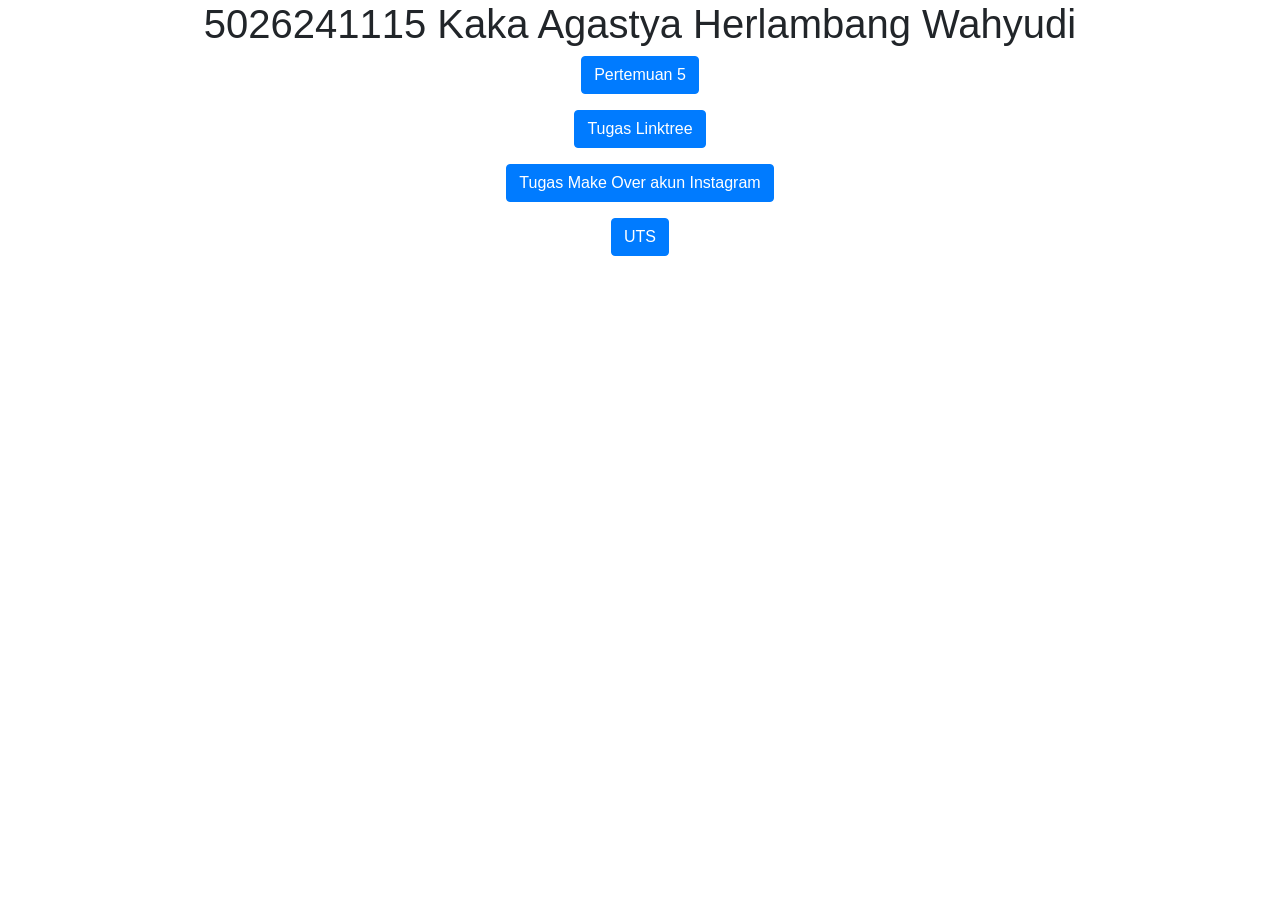
<file: index.html>
<!doctype html>
<html lang="en">
  <head>
    <title>5026241115</title>
    <meta charset="utf-8" />
    <meta name="viewport" content="width=device-width, initial-scale=1" />
    <link
      rel="stylesheet"
      href="https://cdn.jsdelivr.net/npm/bootstrap@4.6.2/dist/css/bootstrap.min.css"
    />
    <script src="https://cdn.jsdelivr.net/npm/jquery@3.7.1/dist/jquery.slim.min.js"></script>
    <script src="https://cdn.jsdelivr.net/npm/popper.js@1.16.1/dist/umd/popper.min.js"></script>
    <script src="https://cdn.jsdelivr.net/npm/bootstrap@4.6.2/dist/js/bootstrap.bundle.min.js"></script>
  </head>

  <body>
    <div class="container">
        <center>
            <h1>5026241115 Kaka Agastya Herlambang Wahyudi</h1>
            <p>
                <a href="pertemuan5.html" target="_blank" class="btn btn-primary">
                    Pertemuan 5 
                </a>
            </p>
            <p>
                <a href="linktree.html" target="_blank" class="btn btn-primary">
                    Tugas Linktree 
                </a>
            </p>
            <p>
                <a href="tugas_ets.html" target="_blank" class="btn btn-primary">
                    Tugas Make Over akun Instagram
                </a>
            </p>
            <p>
                <a href="5026241115_Kaka_Agastya_Herlambang_Wahyudi.html" target="_blank" class="btn btn-primary">
                    UTS
                </a>
            </p>
        </center>
    </div>
  </body>
</html>
</file>
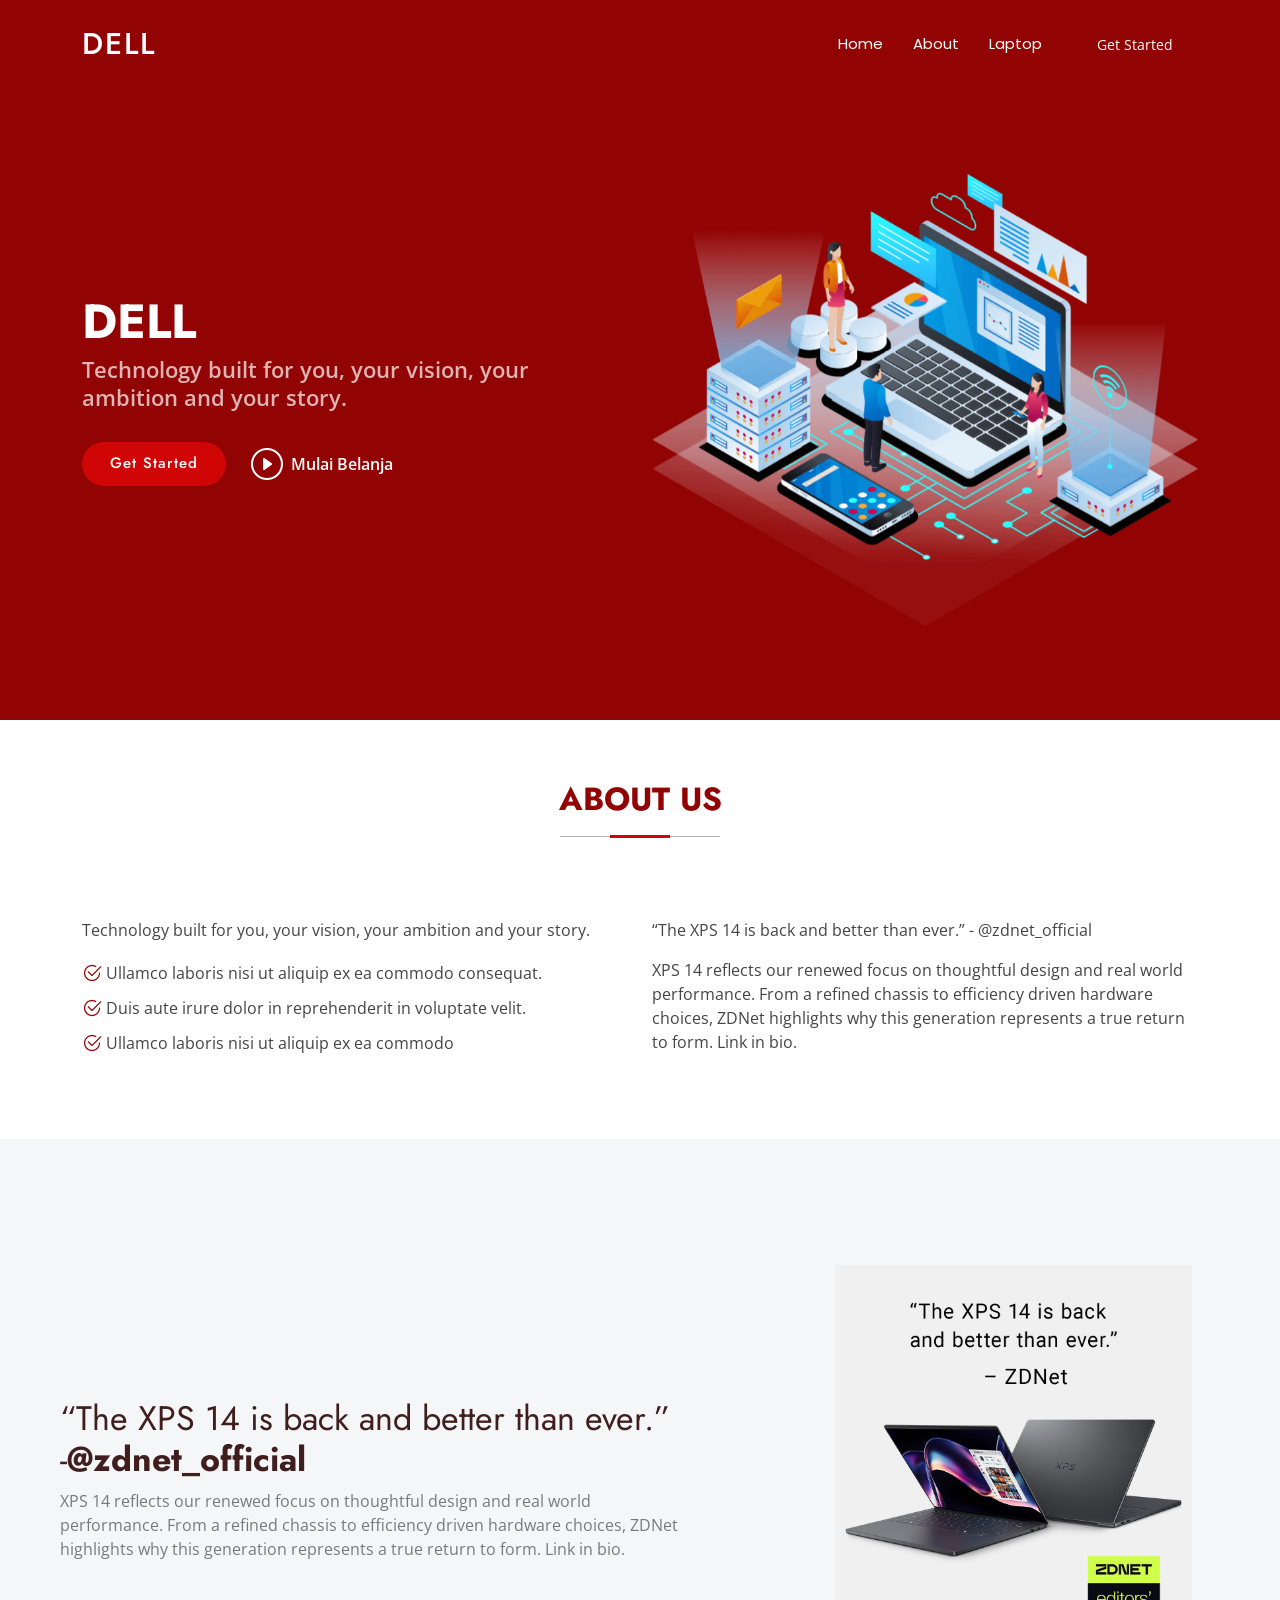
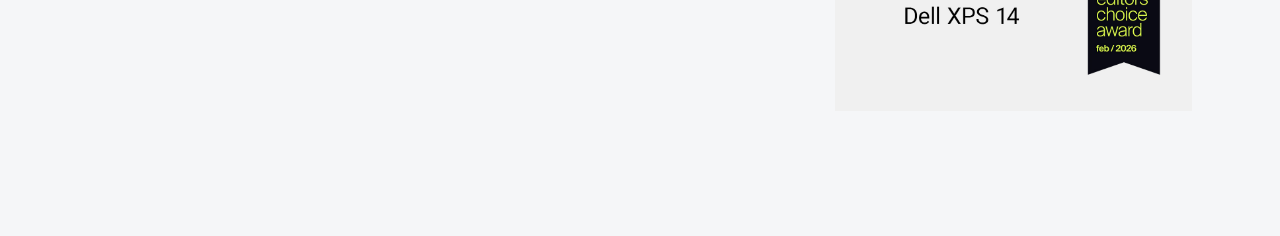
<file: pertemuan5.html>
<!doctype html>
<html lang="en">
  <head>
    <meta charset="utf-8" />
    <meta content="width=device-width, initial-scale=1.0" name="viewport" />
    <title>DELL</title>
    <meta name="description" content />
    <meta name="keywords" content />

    <!-- Favicons -->
    <link href="assets/img/favicon.png" rel="icon" />
    <link href="assets/img/apple-touch-icon.png" rel="apple-touch-icon" />

    <!-- Fonts -->
    <link href="https://fonts.googleapis.com" rel="preconnect" />
    <link href="https://fonts.gstatic.com" rel="preconnect" crossorigin />
    <link
      href="https://fonts.googleapis.com/css2?family=Open+Sans:ital,wght@0,300;0,400;0,500;0,600;0,700;0,800;1,300;1,400;1,500;1,600;1,700;1,800&family=Poppins:ital,wght@0,100;0,200;0,300;0,400;0,500;0,600;0,700;0,800;0,900;1,100;1,200;1,300;1,400;1,500;1,600;1,700;1,800;1,900&family=Jost:ital,wght@0,100;0,200;0,300;0,400;0,500;0,600;0,700;0,800;0,900;1,100;1,200;1,300;1,400;1,500;1,600;1,700;1,800;1,900&display=swap"
      rel="stylesheet"
    />

    <!-- Vendor CSS Files -->
    <link
      href="assets/vendor/bootstrap/css/bootstrap.min.css"
      rel="stylesheet"
    />
    <link
      href="assets/vendor/bootstrap-icons/bootstrap-icons.css"
      rel="stylesheet"
    />
    <link href="assets/vendor/aos/aos.css" rel="stylesheet" />
    <link
      href="assets/vendor/glightbox/css/glightbox.min.css"
      rel="stylesheet"
    />
    <link href="assets/vendor/swiper/swiper-bundle.min.css" rel="stylesheet" />

    <!-- Main CSS File -->
    <link href="assets/css/main.css" rel="stylesheet" />

    <!-- =======================================================
  * Template Name: Arsha
  * Template URL: https://bootstrapmade.com/arsha-free-bootstrap-html-template-corporate/
  * Updated: Feb 22 2025 with Bootstrap v5.3.3
  * Author: BootstrapMade.com
  * License: https://bootstrapmade.com/license/
  ======================================================== -->
  </head>

  <body class="index-page">
    <header id="header" class="header d-flex align-items-center fixed-top">
      <div
        class="container-fluid container-xl position-relative d-flex align-items-center"
      >
        <a href="index.html" class="logo d-flex align-items-center me-auto">
          <!-- Uncomment the line below if you also wish to use an image logo -->
          <!-- <img src="assets/img/logo.webp" alt=""> -->
          <h1 class="sitename">DELL</h1>
        </a>

        <nav id="navmenu" class="navmenu">
          <ul>
            <li><a href="#header" class="active">Home</a></li>
            <li><a href="#about">About</a></li>
            <li><a href="#laptop">Laptop</a></li>
          </ul>
          <i class="mobile-nav-toggle d-xl-none bi bi-list"></i>
        </nav>

        <a class="btn-getstarted" href="#about">Get Started</a>
      </div>
    </header>

    <main>
      <!-- Header Section -->
      <section id="header" class="hero section dark-background">
        <div class="container">
          <div class="row gy-4">
            <div
              class="col-lg-6 order-2 order-lg-1 d-flex flex-column justify-content-center"
              data-aos="zoom-out"
            >
              <h1>DELL</h1>
              <p>
                Technology built for you, your vision, your ambition and your
                story.
              </p>
              <div class="d-flex">
                <a href="#about" class="btn-get-started">Get Started</a>
                <a
                  href="https://visitstore.bio/dell?tab=ig&utm_source=ig&utm_medium=social&utm_content=link_in_bio&fbclid=PAZXh0bgNhZW0CMTEAc3J0YwZhcHBfaWQMMjU2MjgxMDQwNTU4AAGn8gn-K0bieW61nvWGlIE9xMWPjIXl7794vWwhfLWve8oh5YqGW83T-YJciZ4_aem_G9yQn8LZ5a-5vHvXTP0bjg"
                  class="glightbox btn-watch-video d-flex align-items-center"
                  ><i class="bi bi-play-circle"></i
                  ><span>Mulai Belanja</span></a
                >
              </div>
            </div>
            <div
              class="col-lg-6 order-1 order-lg-2 hero-img"
              data-aos="zoom-out"
              data-aos-delay="200"
            >
              <img
                src="assets/img/hero-img.png"
                class="img-fluid animated"
                alt=""
              />
            </div>
          </div>
        </div>
      </section>

      <!-- About Section -->
      <section id="about" class="about section">
        <!-- Section Title -->
        <div class="container section-title" data-aos="fade-up">
          <h2>About Us</h2>
        </div>
        <!-- End Section Title -->

        <div class="container">
          <div class="row gy-4">
            <div
              class="col-lg-6 content"
              data-aos="fade-up"
              data-aos-delay="100"
            >
              <p>
                Technology built for you, your vision, your ambition and your
                story.
              </p>
              <ul>
                <li>
                  <i class="bi bi-check2-circle"></i>
                  <span
                    >Ullamco laboris nisi ut aliquip ex ea commodo
                    consequat.</span
                  >
                </li>
                <li>
                  <i class="bi bi-check2-circle"></i>
                  <span
                    >Duis aute irure dolor in reprehenderit in voluptate
                    velit.</span
                  >
                </li>
                <li>
                  <i class="bi bi-check2-circle"></i>
                  <span>Ullamco laboris nisi ut aliquip ex ea commodo</span>
                </li>
              </ul>
            </div>

            <div class="col-lg-6" data-aos="fade-up" data-aos-delay="200">
              <p>
                “The XPS 14 is back and better than ever.” - @zdnet_official
              </p>

              <p>
                XPS 14 reflects our renewed focus on thoughtful design and real
                world performance. From a refined chassis to efficiency driven
                hardware choices, ZDNet highlights why this generation
                represents a true return to form. Link in bio.
              </p>
            </div>
          </div>
        </div>
      </section>
      <!-- /About Section -->

      <!-- Laptop Section -->
    <section id="laptop" class="section why-us light-background" data-builder="section">

      <div class="container-fluid">

        <div class="row gy-4">

          <div class="col-lg-7 d-flex flex-column justify-content-center order-2 order-lg-1">

            <div class="content px-xl-5" data-aos="fade-up" data-aos-delay="100">
              <h3><span> “The XPS 14 is back and better than ever.” -</span><strong>@zdnet_official</strong></h3>
              <p>
                XPS 14 reflects our renewed focus on thoughtful design and real
                world performance. From a refined chassis to efficiency driven
                hardware choices, ZDNet highlights why this generation
                represents a true return to form. Link in bio.
              </p>
            </div>

            <div class="faq-container px-xl-5" data-aos="fade-up" data-aos-delay="200">         
            </div>

          </div>

          <div class="col-lg-5 order-1 order-lg-2 why-us-img">
            <img src="assets/img/gambar-laptop.jpg" class="img-fluid" alt="" data-aos="zoom-in" data-aos-delay="100">
          </div>
        </div>

      </div>

    </section><!-- /Laptop Section -->
    </main>

    <!-- Scroll Top -->
    <a
      href="#"
      id="scroll-top"
      class="scroll-top d-flex align-items-center justify-content-center"
    >
      <i class="bi bi-arrow-up-short"></i
    ></a>

    <!-- Preloader -->
    <div id="preloader"></div>

    <!-- Vendor JS Files -->
    <script src="assets/vendor/bootstrap/js/bootstrap.bundle.min.js"></script>
    <script src="assets/vendor/php-email-form/validate.js"></script>
    <script src="assets/vendor/aos/aos.js"></script>
    <script src="assets/vendor/glightbox/js/glightbox.min.js"></script>
    <script src="assets/vendor/swiper/swiper-bundle.min.js"></script>
    <script src="assets/vendor/waypoints/noframework.waypoints.js"></script>
    <script src="assets/vendor/imagesloaded/imagesloaded.pkgd.min.js"></script>
    <script src="assets/vendor/isotope-layout/isotope.pkgd.min.js"></script>

    <!-- Main JS File -->
    <script src="assets/js/main.js"></script>
  </body>
</html>
</file>
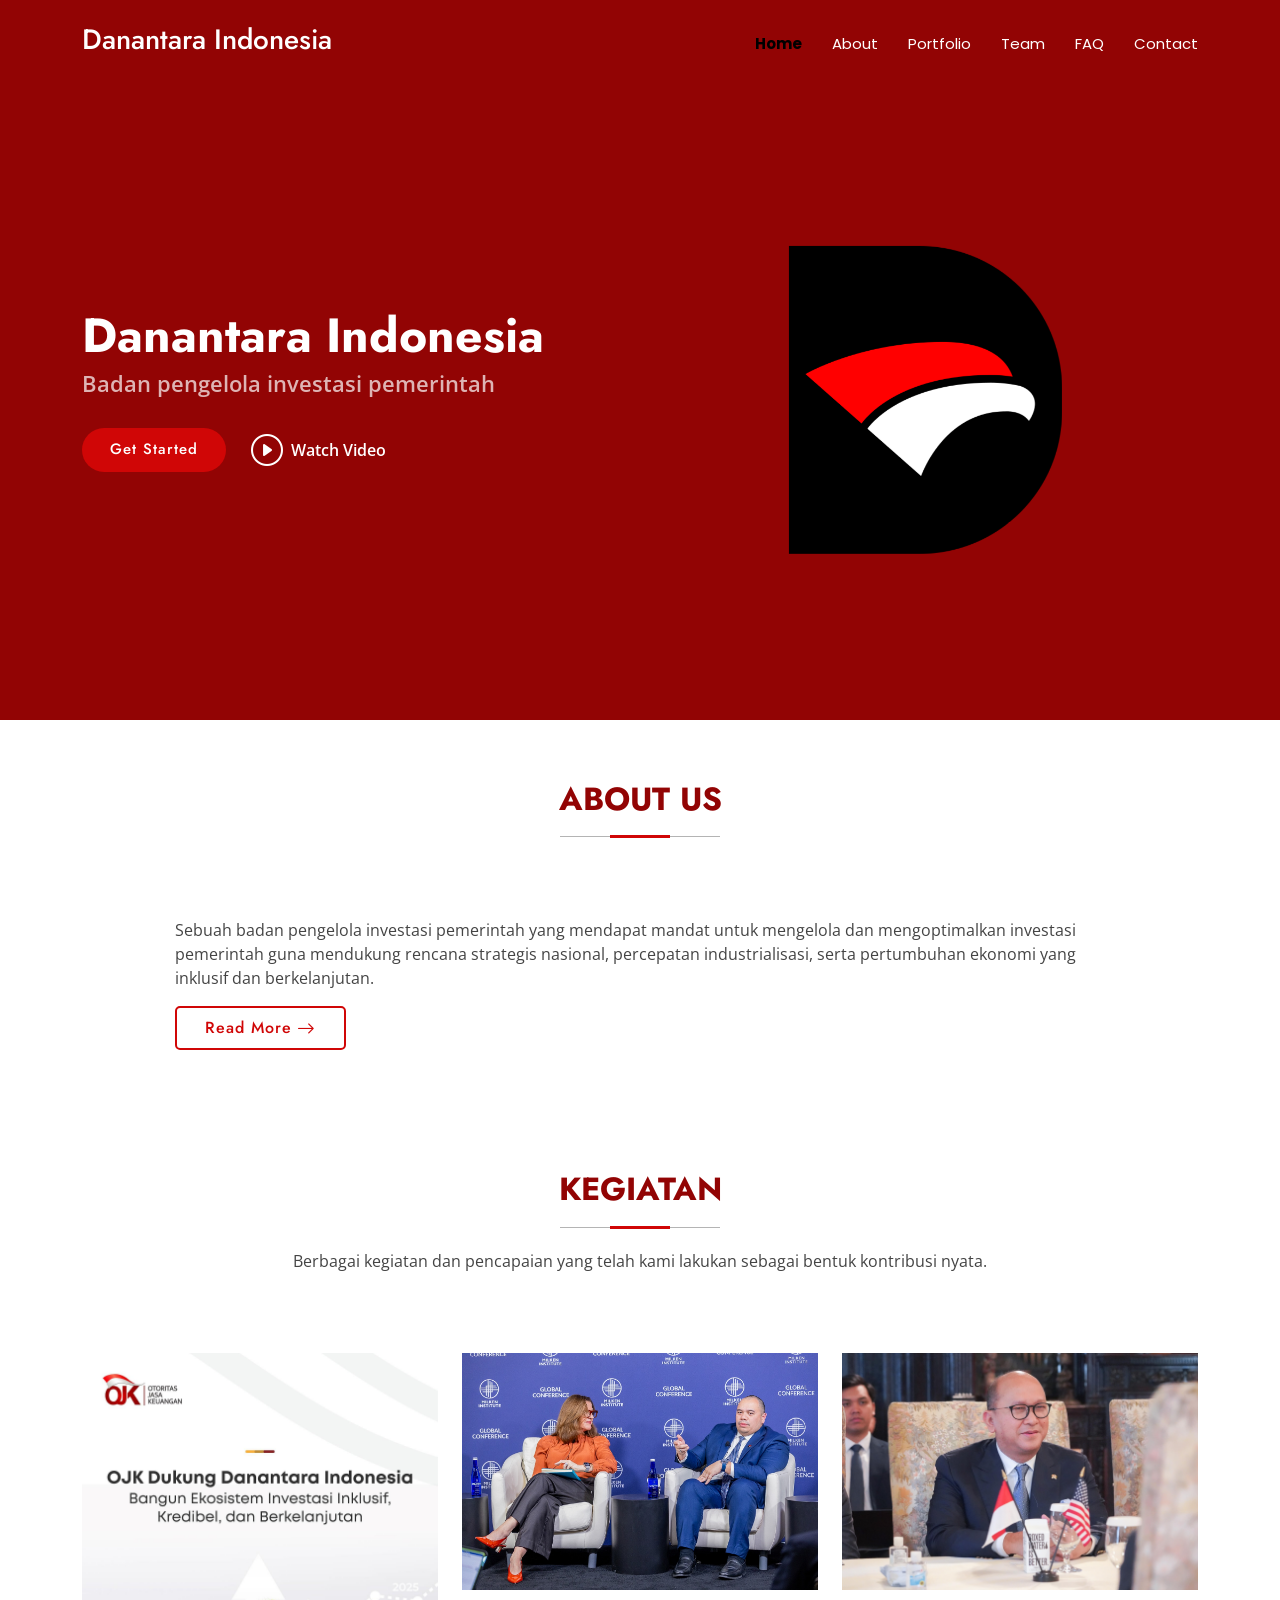
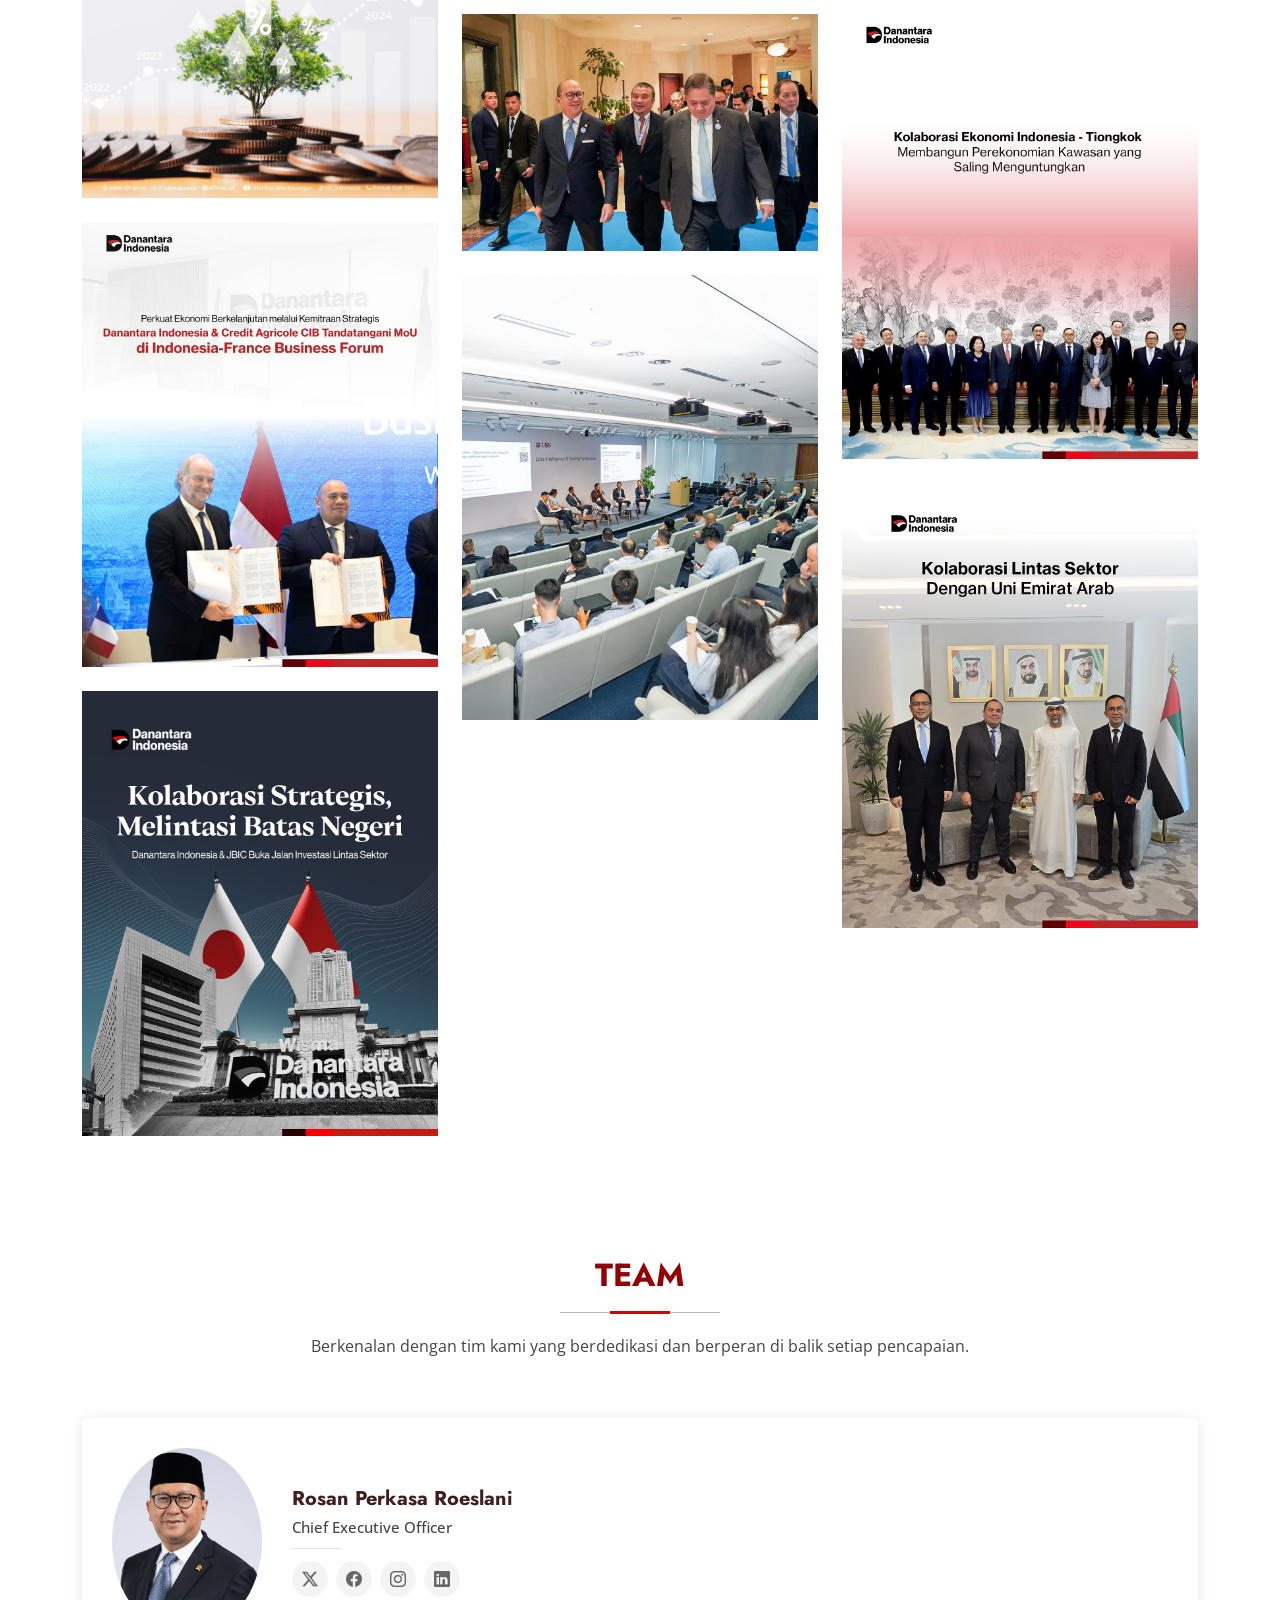
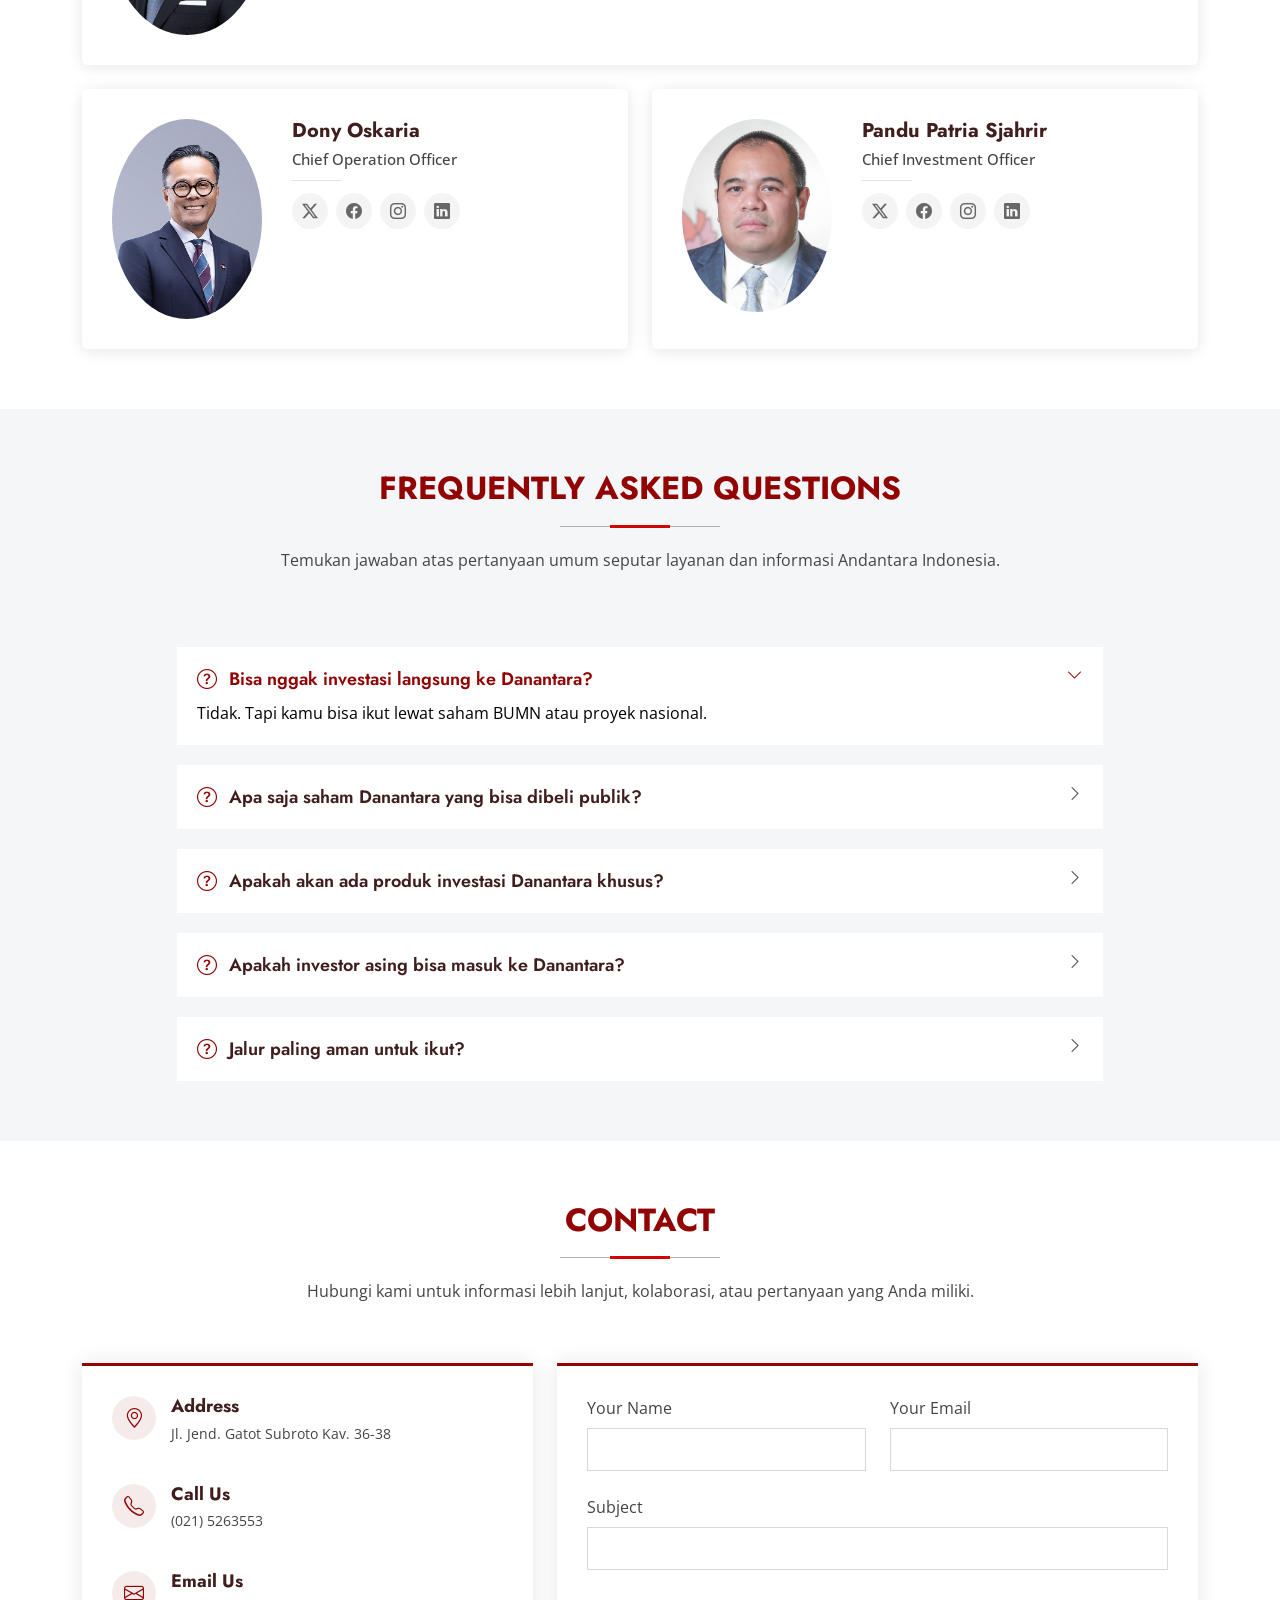
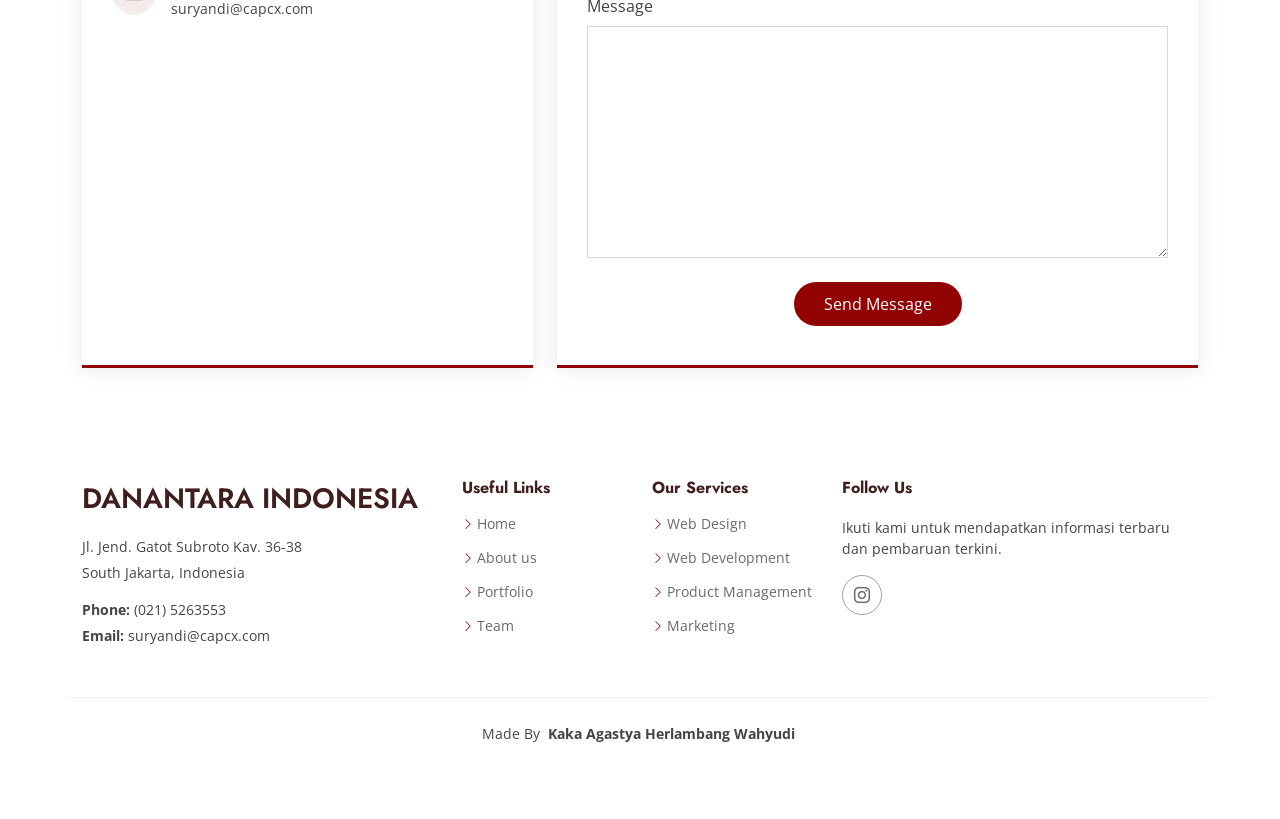
<file: tugas_ets.html>
<!doctype html>
<html lang="en">
  <head>
    <meta charset="utf-8" />
    <meta content="width=device-width, initial-scale=1.0" name="viewport" />
    <title>Danantara Indonesia</title>
    <meta name="description" content="" />
    <meta name="keywords" content="" />

    <!-- Favicons -->
    <link href="assets/img/favicon.png" rel="icon" />
    <link href="assets/img/apple-touch-icon.png" rel="apple-touch-icon" />

    <!-- Fonts -->
    <link href="https://fonts.googleapis.com" rel="preconnect" />
    <link href="https://fonts.gstatic.com" rel="preconnect" crossorigin />
    <link
      href="https://fonts.googleapis.com/css2?family=Open+Sans:ital,wght@0,300;0,400;0,500;0,600;0,700;0,800;1,300;1,400;1,500;1,600;1,700;1,800&family=Poppins:ital,wght@0,100;0,200;0,300;0,400;0,500;0,600;0,700;0,800;0,900;1,100;1,200;1,300;1,400;1,500;1,600;1,700;1,800;1,900&family=Jost:ital,wght@0,100;0,200;0,300;0,400;0,500;0,600;0,700;0,800;0,900;1,100;1,200;1,300;1,400;1,500;1,600;1,700;1,800;1,900&display=swap"
      rel="stylesheet"
    />

    <!-- Vendor CSS Files -->
    <link
      href="assets/vendor/bootstrap/css/bootstrap.min.css"
      rel="stylesheet"
    />
    <link
      href="assets/vendor/bootstrap-icons/bootstrap-icons.css"
      rel="stylesheet"
    />
    <link href="assets/vendor/aos/aos.css" rel="stylesheet" />
    <link
      href="assets/vendor/glightbox/css/glightbox.min.css"
      rel="stylesheet"
    />
    <link href="assets/vendor/swiper/swiper-bundle.min.css" rel="stylesheet" />

    <!-- Main CSS File -->
    <link href="assets/css/main.css" rel="stylesheet" />

    <!-- =======================================================
  * Template Name: Arsha
  * Template URL: https://bootstrapmade.com/arsha-free-bootstrap-html-template-corporate/
  * Updated: Feb 22 2025 with Bootstrap v5.3.3
  * Author: BootstrapMade.com
  * License: https://bootstrapmade.com/license/
  ======================================================== -->
  </head>

  <body class="index-page">
    <header id="header" class="header d-flex align-items-center fixed-top">
      <div
        class="container-fluid container-xl position-relative d-flex align-items-center"
      >
        <a href="index.html" class="logo d-flex align-items-center me-auto">
          <!-- Uncomment the line below if you also wish to use an image logo -->
          <!-- <img src="assets/img/logo.webp" alt=""> -->
          <h3 class="sitename">Danantara Indonesia</h3>
        </a>

        <nav id="navmenu" class="navmenu">
          <ul>
            <li><a href="#hero" class="active">Home</a></li>
            <li><a href="#about">About</a></li>
            <li><a href="#portfolio">Portfolio</a></li>
            <li><a href="#team">Team</a></li>
            <li><a href="#faq-2">FAQ</a></li>
            <li><a href="#contact">Contact</a></li>
          </ul>
          <i class="mobile-nav-toggle d-xl-none bi bi-list"></i>
        </nav>

        <!-- <a class="btn-getstarted" href="#about">Get Started</a> -->
      </div>
    </header>

    <main class="main">
      <!-- Hero Section -->
      <section id="hero" class="hero section dark-background">
        <div class="container">
          <div class="row gy-4">
            <div
              class="col-lg-6 order-2 order-lg-1 d-flex flex-column justify-content-center"
              data-aos="zoom-out"
            >
              <h1>Danantara Indonesia</h1>
              <p>Badan pengelola investasi pemerintah</p>
              <div class="d-flex">
                <a href="#about" class="btn-get-started">Get Started</a>
                <a
                  href="https://youtu.be/BMyw1deZ17c?si=nflZrQ1XaLpgbZi6"
                  class="glightbox btn-watch-video d-flex align-items-center"
                  ><i class="bi bi-play-circle"></i><span>Watch Video</span></a
                >
              </div>
            </div>
            <div
              class="col-lg-6 order-1 order-lg-2 hero-img d-flex justify-content-center"
              data-aos="zoom-out"
              data-aos-delay="200"
            >
              <img
                src="assets/img/pra-ets/logo-danantara.png"
                class="w-50 img-fluid animated"
                alt="logo danantara"
              />
            </div>
          </div>
        </div>
      </section>
      <!-- /Hero Section -->

      <!-- About Section -->
      <section id="about" class="about section">
        <!-- Section Title -->
        <div class="container section-title" data-aos="fade-up">
          <h2>About Us</h2>
        </div>
        <!-- End Section Title -->
        <div class="container d-flex justify-content-center">
          <div class="col-lg-10" data-aos="fade-up" data-aos-delay="200">
            <p>
              Sebuah badan pengelola investasi pemerintah yang mendapat mandat
              untuk mengelola dan mengoptimalkan investasi pemerintah guna
              mendukung rencana strategis nasional, percepatan industrialisasi,
              serta pertumbuhan ekonomi yang inklusif dan berkelanjutan.
            </p>
            <a href="#" class="read-more"
              ><span>Read More</span><i class="bi bi-arrow-right"></i
            ></a>
          </div>
        </div>
      </section>
      <!-- /About Section -->

      <!-- Portfolio Section -->
      <section id="portfolio" class="portfolio section">
        <!-- Section Title -->
        <div class="container section-title" data-aos="fade-up">
          <h2>Kegiatan</h2>
          <p>
            Berbagai kegiatan dan pencapaian yang telah kami lakukan sebagai bentuk kontribusi nyata.
          </p>
        </div>
        <!-- End Section Title -->

        <div class="container">
          <div
            class="isotope-layout"
            data-default-filter="*"
            data-layout="masonry"
            data-sort="original-order"
          >
            <ul
              class="portfolio-filters isotope-filters"
              data-aos="fade-up"
              data-aos-delay="100"
            >
              <!-- <li data-filter="*" class="filter-active">All</li>
            <li data-filter=".filter-app">App</li>
            <li data-filter=".filter-product">Card</li>
            <li data-filter=".filter-branding">Web</li> -->
            </ul>
            <!-- End Portfolio Filters -->

            <div
              class="row gy-4 isotope-container"
              data-aos="fade-up"
              data-aos-delay="200"
            >
              <div
                class="col-lg-4 col-md-6 portfolio-item isotope-item filter-app"
              >
                <img
                  src="assets/img/pra-ets/ojk.jpg"
                  class="img-fluid"
                  alt="OJK"
                />
                <div class="portfolio-info">
                  <h4>Dukungan OJK</h4>
                  <p>OJK mendukung Danantara Indonesia</p>
                  <a
                    href="assets/img/portfolio/portfolio-portrait-1.webp"
                    title="App 1"
                    data-gallery="portfolio-gallery-app"
                    class="glightbox preview-link"
                    ><i class="bi bi-zoom-in"></i
                  ></a>
                  <a
                    href="portfolio-details.html"
                    title="More Details"
                    class="details-link"
                    ><i class="bi bi-link-45deg"></i
                  ></a>
                </div>
              </div>
              <!-- End Portfolio Item -->

              <div
                class="col-lg-4 col-md-6 portfolio-item isotope-item filter-product"
              >
                <img
                  src="assets/img/pra-ets/gc-danantara.jpg"
                  class="img-fluid"
                  alt="Institut Global Conference 2025"
                />
                <div class="portfolio-info">
                  <h4>Institute Global Conference 2025</h4>
                  <p>Pandu Sjahrir hadir membahas prospek & posisi Indonesia</p>
                  <a
                    href="assets/img/portfolio/portfolio-1.webp"
                    title="Product 1"
                    data-gallery="portfolio-gallery-product"
                    class="glightbox preview-link"
                    ><i class="bi bi-zoom-in"></i
                  ></a>
                  <a
                    href="portfolio-details.html"
                    title="More Details"
                    class="details-link"
                    ><i class="bi bi-link-45deg"></i
                  ></a>
                </div>
              </div>
              <!-- End Portfolio Item -->

              <div
                class="col-lg-4 col-md-6 portfolio-item isotope-item filter-branding"
              >
                <img
                  src="assets/img/pra-ets/audiensi-1.jpg"
                  class="img-fluid"
                  alt="Audiensi dengan Mr.Coleman"
                />
                <div class="portfolio-info">
                  <h4>Audiensi dengan Mr.Coleman</h4>
                  <p>Rosan Roeslani melakukan audiensi di USDFC</p>
                  <a
                    href="assets/img/portfolio/portfolio-3.webp"
                    title="Branding 1"
                    data-gallery="portfolio-gallery-branding"
                    class="glightbox preview-link"
                    ><i class="bi bi-zoom-in"></i
                  ></a>
                  <a
                    href="portfolio-details.html"
                    title="More Details"
                    class="details-link"
                    ><i class="bi bi-link-45deg"></i
                  ></a>
                </div>
              </div>
              <!-- End Portfolio Item -->

              <div
                class="col-lg-4 col-md-6 portfolio-item isotope-item filter-app"
              >
                <img
                  src="assets/img/pra-ets/kolaborasi-1.jpg"
                  class="img-fluid"
                  alt=""
                />
                <div class="portfolio-info">
                  <h4>Kolaborasi Indonesia - Tiongkok</h4>
                  <p>Kunjungan delegasi Indonesia pada 20 Mei 2025 di Beijing</p>
                  <a
                    href="assets/img/portfolio/portfolio-4.webp"
                    title="App 2"
                    data-gallery="portfolio-gallery-app"
                    class="glightbox preview-link"
                    ><i class="bi bi-zoom-in"></i
                  ></a>
                  <a
                    href="portfolio-details.html"
                    title="More Details"
                    class="details-link"
                    ><i class="bi bi-link-45deg"></i
                  ></a>
                </div>
              </div>
              <!-- End Portfolio Item -->

              <div
                class="col-lg-4 col-md-6 portfolio-item isotope-item filter-product"
              >
                <img
                  src="assets/img/pra-ets/kunjungan-1.jpg"
                  class="img-fluid"
                  alt=""
                />
                <div class="portfolio-info">
                  <h4>China Business Reception 2025</h4>
                  <p>Forum untuk memperluas peluang investasi lintas sektor</p>
                  <a
                    href="assets/img/portfolio/portfolio-portrait-2.webp"
                    title="Product 2"
                    data-gallery="portfolio-gallery-product"
                    class="glightbox preview-link"
                    ><i class="bi bi-zoom-in"></i
                  ></a>
                  <a
                    href="portfolio-details.html"
                    title="More Details"
                    class="details-link"
                    ><i class="bi bi-link-45deg"></i
                  ></a>
                </div>
              </div>
              <!-- End Portfolio Item -->

              <div
                class="col-lg-4 col-md-6 portfolio-item isotope-item filter-branding"
              >
                <img
                  src="assets/img/pra-ets/kunjungan-2.jpg"
                  class="img-fluid"
                  alt=""
                />
                <div class="portfolio-info">
                  <h4>France Business Forum 2025</h4>
                  <p>Penandatanganan Nota Kesepahaman (MoU) dengan Crédit Agricole Corporate and Investment Bank</p>
                  <a
                    href="assets/img/portfolio/portfolio-portrait-3.webp"
                    title="Branding 2"
                    data-gallery="portfolio-gallery-branding"
                    class="glightbox preview-link"
                    ><i class="bi bi-zoom-in"></i
                  ></a>
                  <a
                    href="portfolio-details.html"
                    title="More Details"
                    class="details-link"
                    ><i class="bi bi-link-45deg"></i
                  ></a>
                </div>
              </div>
              <!-- End Portfolio Item -->

              <div
                class="col-lg-4 col-md-6 portfolio-item isotope-item filter-app"
              >
                <img
                  src="assets/img/pra-ets/kunjungan-3.jpg"
                  class="img-fluid"
                  alt=""
                />
                <div class="portfolio-info">
                  <h4>UBS Trading Symposium</h4>
                  <p>Pertemuan pemimpin lembaga keuangan dan investor institusional global.</p>
                  <a
                    href="assets/img/portfolio/portfolio-7.webp"
                    title="App 3"
                    data-gallery="portfolio-gallery-app"
                    class="glightbox preview-link"
                    ><i class="bi bi-zoom-in"></i
                  ></a>
                  <a
                    href="portfolio-details.html"
                    title="More Details"
                    class="details-link"
                    ><i class="bi bi-link-45deg"></i
                  ></a>
                </div>
              </div>
              <!-- End Portfolio Item -->

              <div
                class="col-lg-4 col-md-6 portfolio-item isotope-item filter-product"
              >
                <img
                  src="assets/img/pra-ets/kolaborasi-2.jpg"
                  class="img-fluid"
                  alt=""
                />
                <div class="portfolio-info">
                  <h4>Kolaborasi dengan UEA</h4>
                  <p>Membahas peningkatan ketahanan energi di tengah dinamika geopolitik global</p>
                  <a
                    href="assets/img/portfolio/portfolio-8.webp"
                    title="Product 3"
                    data-gallery="portfolio-gallery-product"
                    class="glightbox preview-link"
                    ><i class="bi bi-zoom-in"></i
                  ></a>
                  <a
                    href="portfolio-details.html"
                    title="More Details"
                    class="details-link"
                    ><i class="bi bi-link-45deg"></i
                  ></a>
                </div>
              </div>
              <!-- End Portfolio Item -->

              <div
                class="col-lg-4 col-md-6 portfolio-item isotope-item filter-branding"
              >
                <img
                  src="assets/img/pra-ets/kolaborasi-3.jpg"
                  class="img-fluid"
                  alt=""
                />
                <div class="portfolio-info">
                  <h4>MoU Kolaborasi Strategis dengan JBIC</h4>
                  <p>Penandatanganan Nota Kesepahaman di Tokyo, Kamis (10/7)</p>
                  <a
                    href="assets/img/portfolio/portfolio-9.webp"
                    title="Branding 2"
                    data-gallery="portfolio-gallery-branding"
                    class="glightbox preview-link"
                    ><i class="bi bi-zoom-in"></i
                  ></a>
                  <a
                    href="portfolio-details.html"
                    title="More Details"
                    class="details-link"
                    ><i class="bi bi-link-45deg"></i
                  ></a>
                </div>
              </div>
              <!-- End Portfolio Item -->
            </div>
            <!-- End Portfolio Container -->
          </div>
        </div>
      </section>
      <!-- /Portfolio Section -->

      <!-- Team Section -->
      <section id="team" class="team section">
        <!-- Section Title -->
        <div class="container section-title" data-aos="fade-up">
          <h2>Team</h2>
          <p>
            Berkenalan dengan tim kami yang berdedikasi dan berperan di balik setiap pencapaian.
          </p>
        </div>
        <!-- End Section Title -->

        <div class="container">
          <div class="row gy-4">
            <div class="col-lg-12" data-aos="fade-up" data-aos-delay="300">
              <div class="team-member d-flex align-items-center">
                <div class="pic">
                  <img
                    src="assets/img/pra-ets/pak-rosan.webp"
                    class="img-fluid"
                    alt="Pak Rosan"
                  />
                </div>
                <div class="member-info">
                  <h4>Rosan Perkasa Roeslani</h4>
                  <span>Chief Executive Officer</span>
                  <div class="social">
                    <a href=""><i class="bi bi-twitter-x"></i></a>
                    <a href=""><i class="bi bi-facebook"></i></a>
                    <a href=""><i class="bi bi-instagram"></i></a>
                    <a href=""> <i class="bi bi-linkedin"></i> </a>
                  </div>
                </div>
              </div>
            </div>

            <div class="col-lg-6" data-aos="fade-up" data-aos-delay="100">
              <div class="team-member d-flex align-items-start">
                <div class="pic">
                  <img
                    src="assets/img/pra-ets/pak-dony.jpg"
                    class="img-fluid"
                    alt=""
                  />
                </div>
                <div class="member-info">
                  <h4>Dony Oskaria</h4>
                  <span>Chief Operation Officer</span>
                  <div class="social">
                    <a href=""><i class="bi bi-twitter-x"></i></a>
                    <a href=""><i class="bi bi-facebook"></i></a>
                    <a href=""><i class="bi bi-instagram"></i></a>
                    <a href=""> <i class="bi bi-linkedin"></i> </a>
                  </div>
                </div>
              </div>
            </div>
            <!-- End Team Member -->

            <div class="col-lg-6" data-aos="fade-up" data-aos-delay="200">
              <div class="team-member d-flex align-items-start">
                <div class="pic">
                  <img
                    src="assets/img/pra-ets/pak-pandu.jpg"
                    class="img-fluid"
                    alt=""
                  />
                </div>
                <div class="member-info">
                  <h4>Pandu Patria Sjahrir</h4>
                  <span>Chief Investment Officer</span>
                  <div class="social">
                    <a href=""><i class="bi bi-twitter-x"></i></a>
                    <a href=""><i class="bi bi-facebook"></i></a>
                    <a href=""><i class="bi bi-instagram"></i></a>
                    <a href=""> <i class="bi bi-linkedin"></i> </a>
                  </div>
                </div>
              </div>
            </div>
            <!-- End Team Member -->
            <!-- End Team Member -->
          </div>
        </div>
      </section>
      <!-- /Team Section -->

      <!-- Faq 2 Section -->
      <section id="faq-2" class="faq-2 section light-background">
        <!-- Section Title -->
        <div class="container section-title" data-aos="fade-up">
          <h2>Frequently Asked Questions</h2>
          <p>
            Temukan jawaban atas pertanyaan umum seputar layanan dan informasi Andantara Indonesia.
          </p>
        </div>
        <!-- End Section Title -->

        <div class="container">
          <div class="row justify-content-center">
            <div class="col-lg-10">
              <div class="faq-container">
                <div
                  class="faq-item faq-active"
                  data-aos="fade-up"
                  data-aos-delay="200"
                >
                  <i class="faq-icon bi bi-question-circle"></i>
                  <h3>Bisa nggak investasi langsung ke Danantara?</h3>
                  <div class="faq-content">
                    <p>
                      Tidak. Tapi kamu bisa ikut lewat saham BUMN atau proyek nasional.
                    </p>
                  </div>
                  <i class="faq-toggle bi bi-chevron-right"></i>
                </div>
                <!-- End Faq item-->

                <div class="faq-item" data-aos="fade-up" data-aos-delay="300">
                  <i class="faq-icon bi bi-question-circle"></i>
                  <h3>
                    Apa saja saham Danantara yang bisa dibeli publik?
                  </h3>
                  <div class="faq-content">
                    <p>
                      BBRI, BMRI, BBNI, TLKM.
                    </p>
                  </div>
                  <i class="faq-toggle bi bi-chevron-right"></i>
                </div>
                <!-- End Faq item-->

                <div class="faq-item" data-aos="fade-up" data-aos-delay="400">
                  <i class="faq-icon bi bi-question-circle"></i>
                  <h3>
                    Apakah akan ada produk investasi Danantara khusus?
                  </h3>
                  <div class="faq-content">
                    <p>
                      Belum ada sekarang, tapi arah ke sana terbuka ke depan.
                    </p>
                  </div>
                  <i class="faq-toggle bi bi-chevron-right"></i>
                </div>
                <!-- End Faq item-->

                <div class="faq-item" data-aos="fade-up" data-aos-delay="500">
                  <i class="faq-icon bi bi-question-circle"></i>
                  <h3>
                    Apakah investor asing bisa masuk ke Danantara?
                  </h3>
                  <div class="faq-content">
                    <p>
                      Ya. Danantara terbuka untuk joint venture global.
                    </p>
                  </div>
                  <i class="faq-toggle bi bi-chevron-right"></i>
                </div>
                <!-- End Faq item-->

                <div class="faq-item" data-aos="fade-up" data-aos-delay="600">
                  <i class="faq-icon bi bi-question-circle"></i>
                  <h3>
                    Jalur paling aman untuk ikut?
                  </h3>
                  <div class="faq-content">
                    <p>
                      SBN atau reksa dana tematik yang mendanai sektor strategis.
                    </p>
                  </div>
                  <i class="faq-toggle bi bi-chevron-right"></i>
                </div>
                <!-- End Faq item-->
              </div>
            </div>
          </div>
        </div>
      </section>
      <!-- /Faq 2 Section -->

      <!-- Contact Section -->
      <section id="contact" class="contact section">
        <!-- Section Title -->
        <div class="container section-title" data-aos="fade-up">
          <h2>Contact</h2>
          <p>
            Hubungi kami untuk informasi lebih lanjut, kolaborasi, atau pertanyaan yang Anda miliki.
          </p>
        </div>
        <!-- End Section Title -->

        <div class="container" data-aos="fade-up" data-aos-delay="100">
          <div class="row gy-4">
            <div class="col-lg-5">
              <div class="info-wrap">
                <div
                  class="info-item d-flex"
                  data-aos="fade-up"
                  data-aos-delay="200"
                >
                  <i class="bi bi-geo-alt flex-shrink-0"></i>
                  <div>
                    <h3>Address</h3>
                    <p>Jl. Jend. Gatot Subroto Kav. 36-38</p>
                  </div>
                </div>
                <!-- End Info Item -->

                <div
                  class="info-item d-flex"
                  data-aos="fade-up"
                  data-aos-delay="300"
                >
                  <i class="bi bi-telephone flex-shrink-0"></i>
                  <div>
                    <h3>Call Us</h3>
                    <p>(021) 5263553</p>
                  </div>
                </div>
                <!-- End Info Item -->

                <div
                  class="info-item d-flex"
                  data-aos="fade-up"
                  data-aos-delay="400"
                >
                  <i class="bi bi-envelope flex-shrink-0"></i>
                  <div>
                    <h3>Email Us</h3>
                    <p>suryandi@capcx.com</p>
                  </div>
                </div>
                <!-- End Info Item -->

                <iframe
                  src="https://www.google.com/maps/embed?pb=!1m18!1m12!1m3!1d63460.696787327695!2d106.73826684863279!3d-6.2249718999999875!2m3!1f0!2f0!3f0!3m2!1i1024!2i768!4f13.1!3m3!1m2!1s0x2e69f156f9a2840d%3A0x94ff6649f9efe9b9!2sDaya%20Anagata%20Nusantara%20(BPI%20Danantara)!5e0!3m2!1sen!2sid!4v1778068877093!5m2!1sen!2sid"
                  frameborder="0"
                  style="border: 0; width: 100%; height: 270px"
                  allowfullscreen=""
                  loading="lazy"
                  referrerpolicy="no-referrer-when-downgrade"
                ></iframe>
              </div>
            </div>

            <div class="col-lg-7">
              <form
                action="forms/contact.php"
                method="post"
                class="php-email-form"
                data-aos="fade-up"
                data-aos-delay="200"
              >
                <div class="row gy-4">
                  <div class="col-md-6">
                    <label for="name-field" class="pb-2">Your Name</label>
                    <input
                      type="text"
                      name="name"
                      id="name-field"
                      class="form-control"
                      required=""
                    />
                  </div>

                  <div class="col-md-6">
                    <label for="email-field" class="pb-2">Your Email</label>
                    <input
                      type="email"
                      class="form-control"
                      name="email"
                      id="email-field"
                      required=""
                    />
                  </div>

                  <div class="col-md-12">
                    <label for="subject-field" class="pb-2">Subject</label>
                    <input
                      type="text"
                      class="form-control"
                      name="subject"
                      id="subject-field"
                      required=""
                    />
                  </div>

                  <div class="col-md-12">
                    <label for="message-field" class="pb-2">Message</label>
                    <textarea
                      class="form-control"
                      name="message"
                      rows="10"
                      id="message-field"
                      required=""
                    ></textarea>
                  </div>

                  <div class="col-md-12 text-center">
                    <div class="loading">Loading</div>
                    <div class="error-message"></div>
                    <div class="sent-message">
                      Your message has been sent. Thank you!
                    </div>

                    <button type="submit">Send Message</button>
                  </div>
                </div>
              </form>
            </div>
            <!-- End Contact Form -->
          </div>
        </div>
      </section>
      <!-- /Contact Section -->
    </main>

    <footer id="footer" class="footer">
      <div class="container footer-top">
        <div class="row gy-4">
          <div class="col-lg-4 col-md-6 footer-about">
            <a href="index.html" class="d-flex align-items-center">
              <span class="sitename">Danantara Indonesia</span>
            </a>
            <div class="footer-contact pt-3">
              <p>Jl. Jend. Gatot Subroto Kav. 36-38</p>
              <p>South Jakarta, Indonesia</p>
              <p class="mt-3">
                <strong>Phone:</strong> <span>(021) 5263553</span>
              </p>
              <p><strong>Email:</strong> <span>suryandi@capcx.com</span></p>
            </div>
          </div>

          <div class="col-lg-2 col-md-3 footer-links">
            <h4>Useful Links</h4>
            <ul>
              <li><i class="bi bi-chevron-right"></i> <a href="#hero">Home</a></li>
              <li>
                <i class="bi bi-chevron-right"></i> <a href="#about">About us</a>
              </li>
              <li>
                <i class="bi bi-chevron-right"></i> <a href="#portfolio">Portfolio</a>
              </li>
              <li>
                <i class="bi bi-chevron-right"></i>
                <a href="#team">Team</a>
              </li>
            </ul>
          </div>

          <div class="col-lg-2 col-md-3 footer-links">
            <h4>Our Services</h4>
            <ul>
              <li>
                <i class="bi bi-chevron-right"></i> <a href="#">Web Design</a>
              </li>
              <li>
                <i class="bi bi-chevron-right"></i>
                <a href="#">Web Development</a>
              </li>
              <li>
                <i class="bi bi-chevron-right"></i>
                <a href="#">Product Management</a>
              </li>
              <li>
                <i class="bi bi-chevron-right"></i> <a href="#">Marketing</a>
              </li>
            </ul>
          </div>

          <div class="col-lg-4 col-md-12">
            <h4>Follow Us</h4>
            <p>
              Ikuti kami untuk mendapatkan informasi terbaru dan pembaruan terkini.
            </p>
            <div class="social-links d-flex">
              <a href="https://www.instagram.com/danantara.indonesia/"><i class="bi bi-instagram"></i></a>
            </div>
          </div>
        </div>
      </div>

      <div class="container copyright text-center mt-4">
        <p>
          <span>Made By</span> <strong class="px-1 sitename">Kaka Agastya Herlambang Wahyudi</strong>
        </p>
      </div>
    </footer>

    <!-- Scroll Top -->
    <a
      href="#"
      id="scroll-top"
      class="scroll-top d-flex align-items-center justify-content-center"
      ><i class="bi bi-arrow-up-short"></i
    ></a>

    <!-- Preloader -->
    <div id="preloader"></div>

    <!-- Vendor JS Files -->
    <script src="assets/vendor/bootstrap/js/bootstrap.bundle.min.js"></script>
    <script src="assets/vendor/php-email-form/validate.js"></script>
    <script src="assets/vendor/aos/aos.js"></script>
    <script src="assets/vendor/glightbox/js/glightbox.min.js"></script>
    <script src="assets/vendor/swiper/swiper-bundle.min.js"></script>
    <script src="assets/vendor/waypoints/noframework.waypoints.js"></script>
    <script src="assets/vendor/imagesloaded/imagesloaded.pkgd.min.js"></script>
    <script src="assets/vendor/isotope-layout/isotope.pkgd.min.js"></script>

    <!-- Main JS File -->
    <script src="assets/js/main.js"></script>
  </body>
</html>
</file>
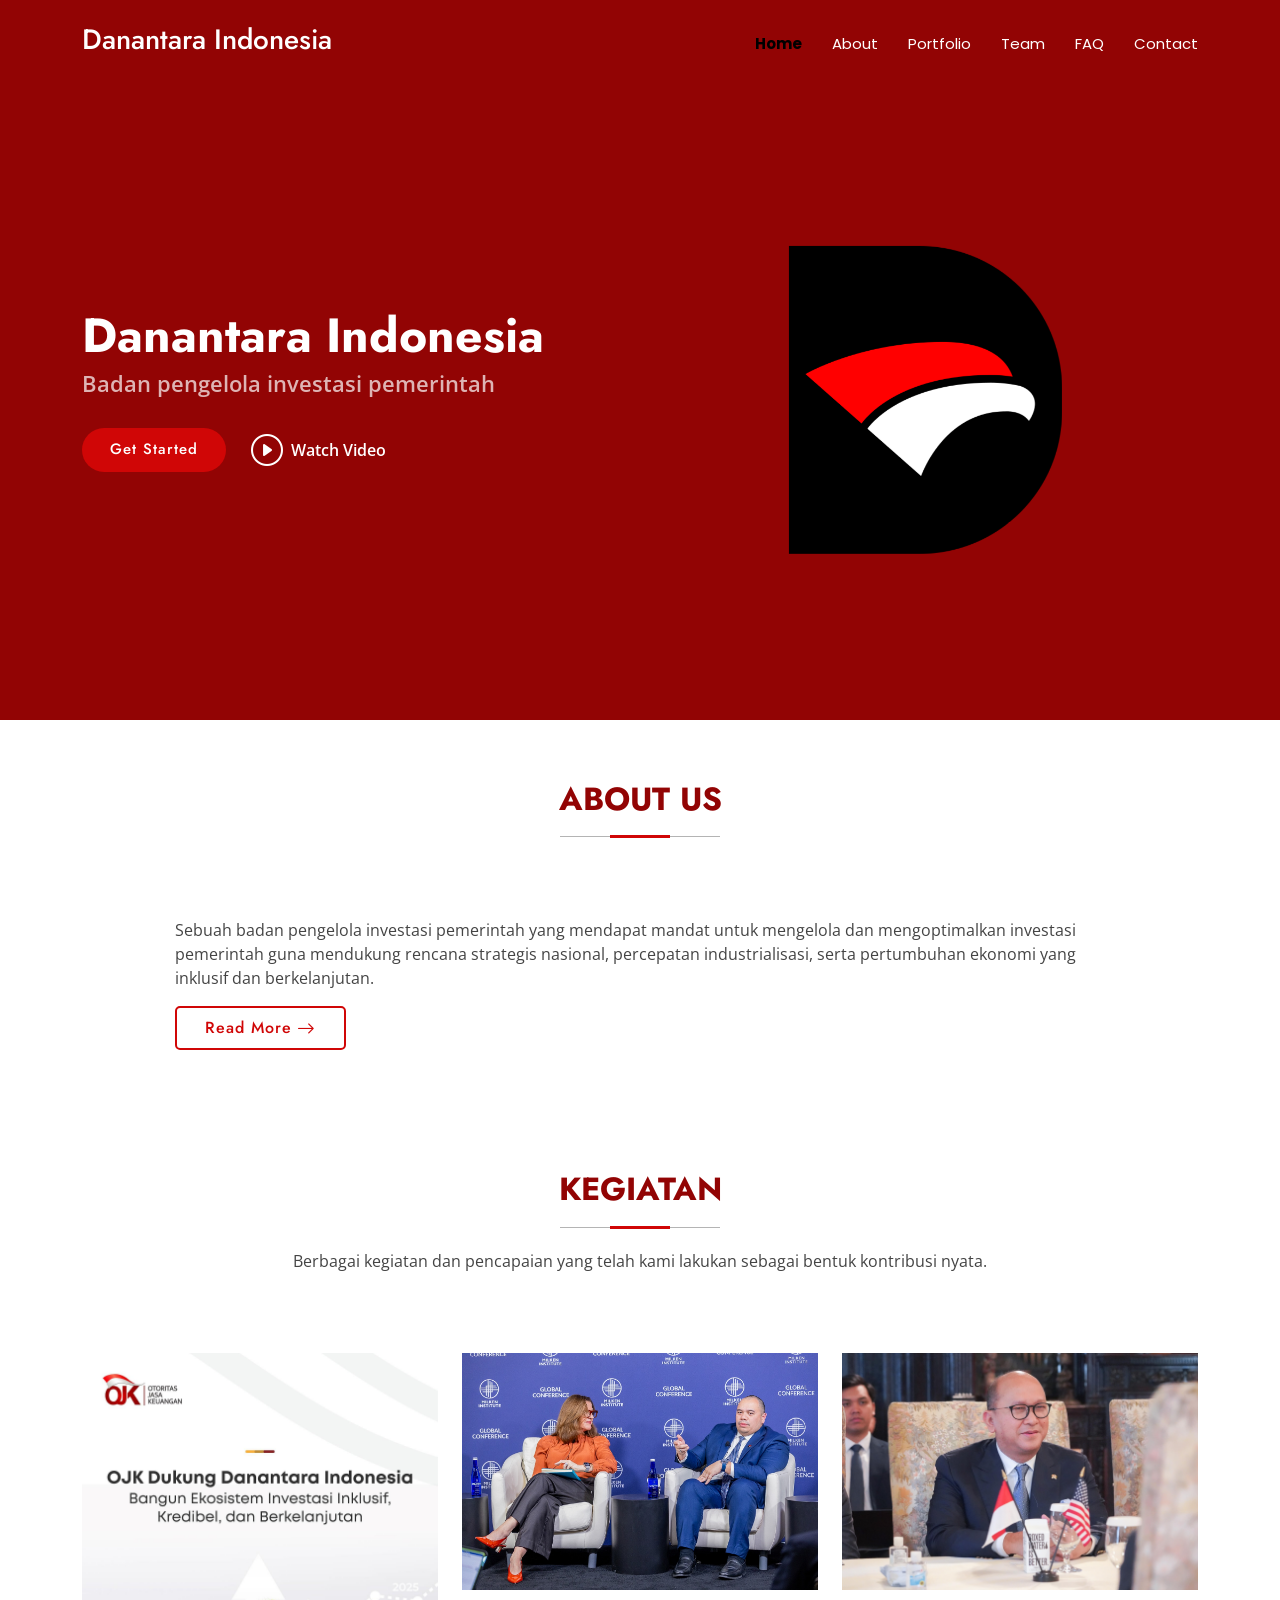
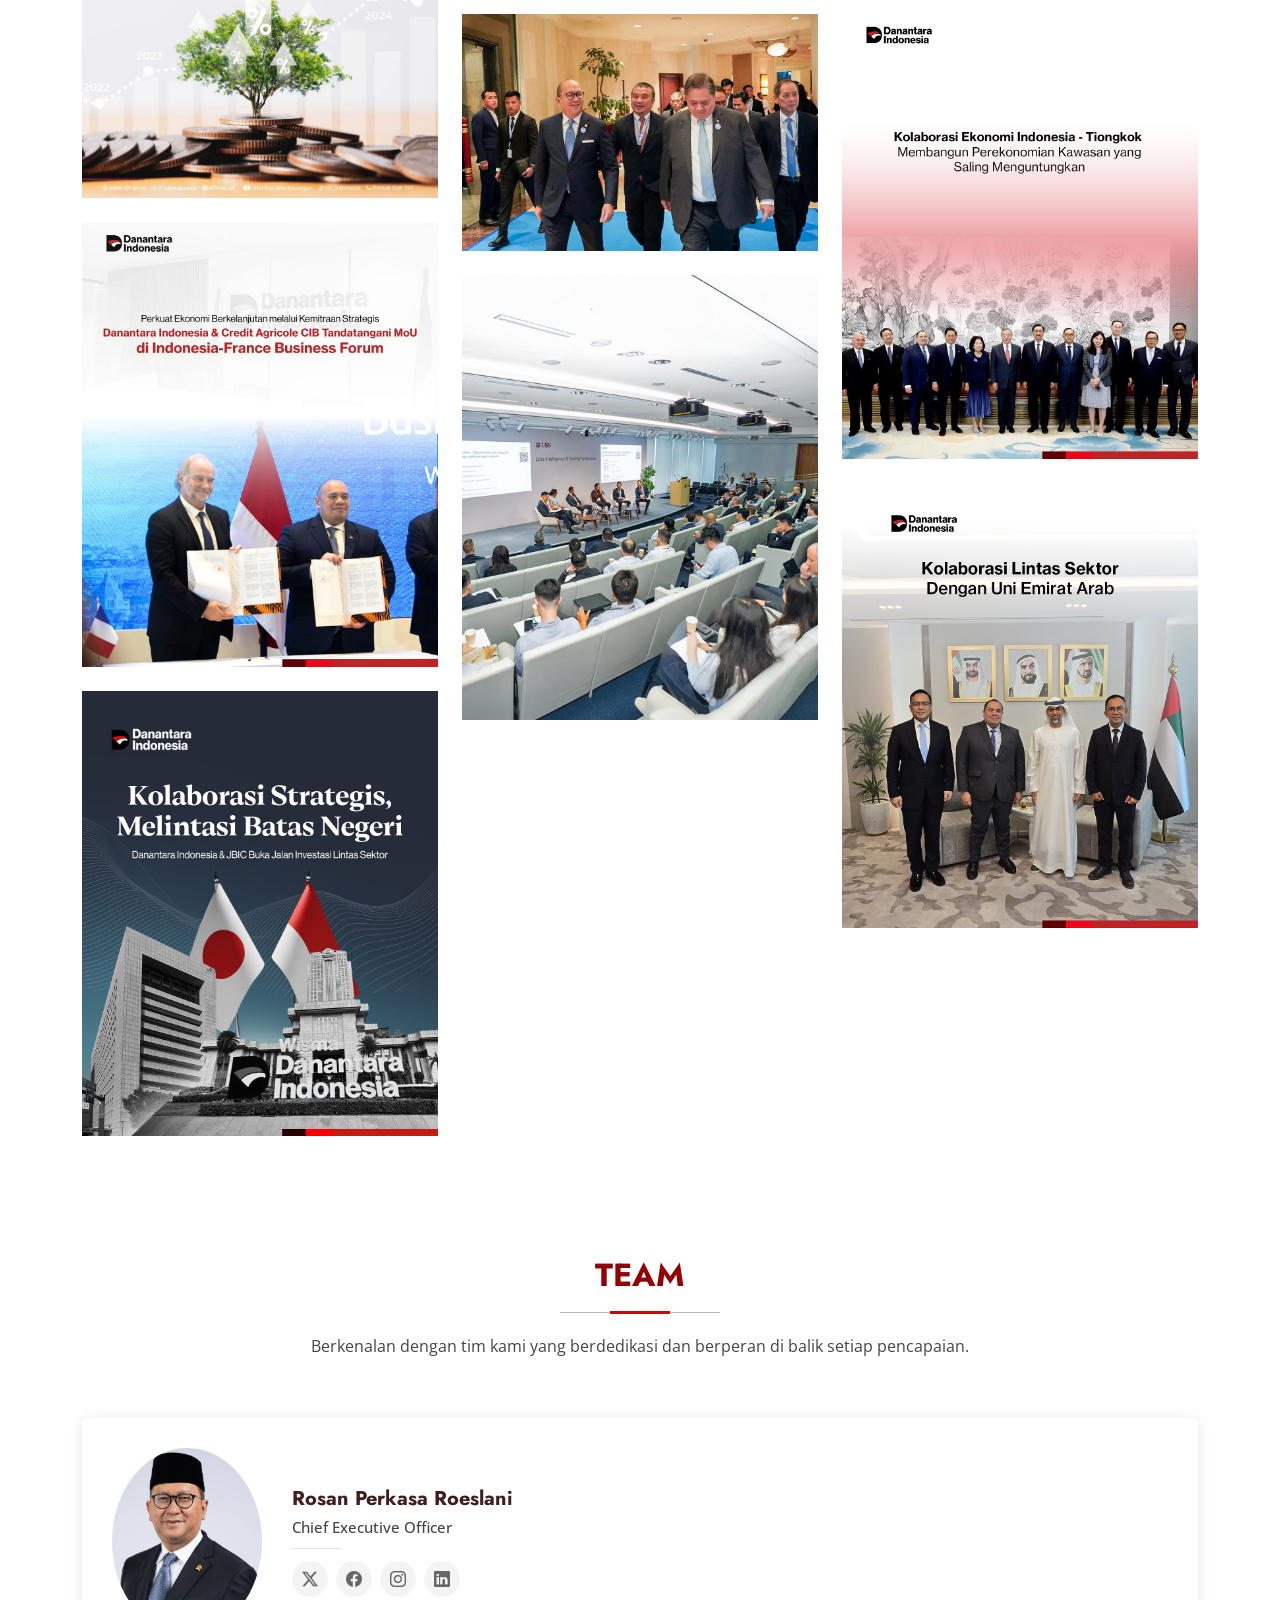
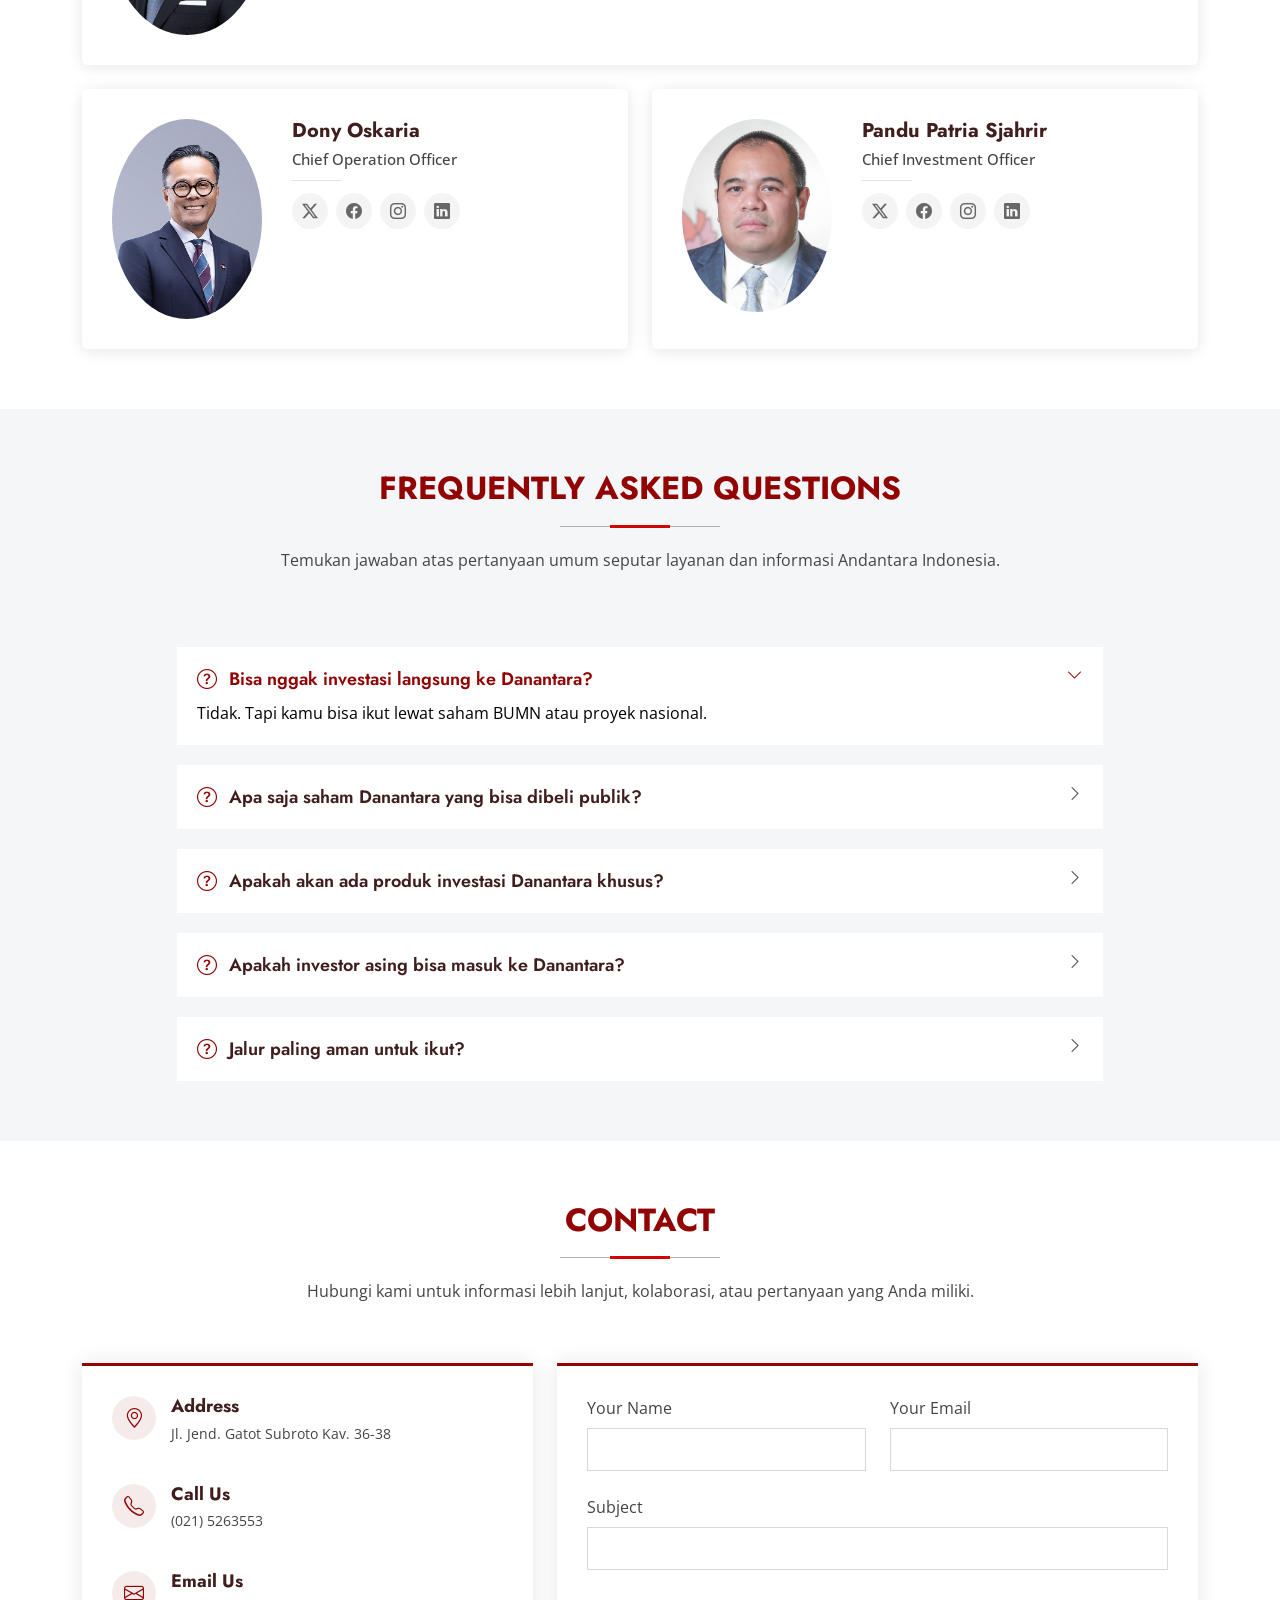
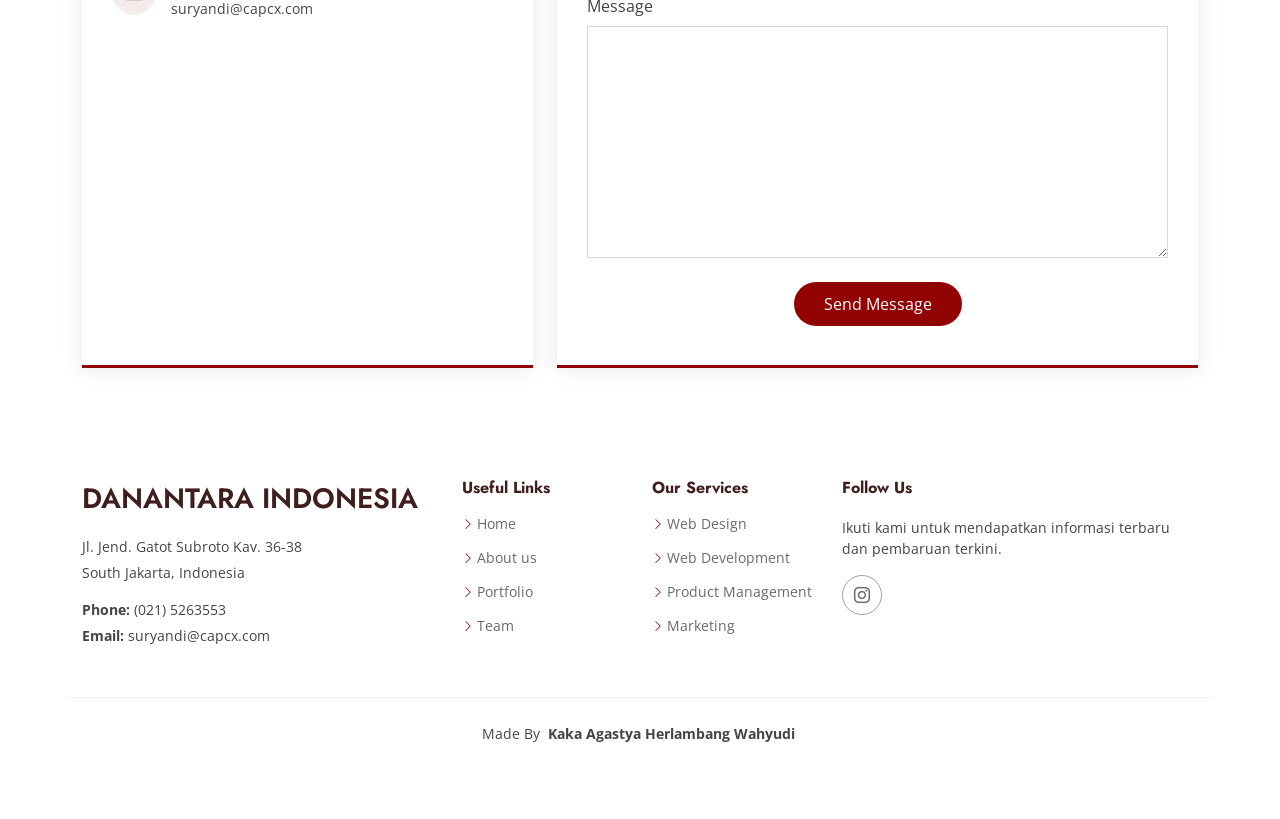
<file: tugasets.html>
<!doctype html>
<html lang="en">
  <head>
    <meta charset="utf-8" />
    <meta content="width=device-width, initial-scale=1.0" name="viewport" />
    <title>Index - Arsha Bootstrap Template</title>
    <meta name="description" content="" />
    <meta name="keywords" content="" />

    <!-- Favicons -->
    <link href="assets/img/favicon.png" rel="icon" />
    <link href="assets/img/apple-touch-icon.png" rel="apple-touch-icon" />

    <!-- Fonts -->
    <link href="https://fonts.googleapis.com" rel="preconnect" />
    <link href="https://fonts.gstatic.com" rel="preconnect" crossorigin />
    <link
      href="https://fonts.googleapis.com/css2?family=Open+Sans:ital,wght@0,300;0,400;0,500;0,600;0,700;0,800;1,300;1,400;1,500;1,600;1,700;1,800&family=Poppins:ital,wght@0,100;0,200;0,300;0,400;0,500;0,600;0,700;0,800;0,900;1,100;1,200;1,300;1,400;1,500;1,600;1,700;1,800;1,900&family=Jost:ital,wght@0,100;0,200;0,300;0,400;0,500;0,600;0,700;0,800;0,900;1,100;1,200;1,300;1,400;1,500;1,600;1,700;1,800;1,900&display=swap"
      rel="stylesheet"
    />

    <!-- Vendor CSS Files -->
    <link
      href="assets/vendor/bootstrap/css/bootstrap.min.css"
      rel="stylesheet"
    />
    <link
      href="assets/vendor/bootstrap-icons/bootstrap-icons.css"
      rel="stylesheet"
    />
    <link href="assets/vendor/aos/aos.css" rel="stylesheet" />
    <link
      href="assets/vendor/glightbox/css/glightbox.min.css"
      rel="stylesheet"
    />
    <link href="assets/vendor/swiper/swiper-bundle.min.css" rel="stylesheet" />

    <!-- Main CSS File -->
    <link href="assets/css/main.css" rel="stylesheet" />

    <!-- =======================================================
  * Template Name: Arsha
  * Template URL: https://bootstrapmade.com/arsha-free-bootstrap-html-template-corporate/
  * Updated: Feb 22 2025 with Bootstrap v5.3.3
  * Author: BootstrapMade.com
  * License: https://bootstrapmade.com/license/
  ======================================================== -->
  </head>

  <body class="index-page">
    <header id="header" class="header d-flex align-items-center fixed-top">
      <div
        class="container-fluid container-xl position-relative d-flex align-items-center"
      >
        <a href="index.html" class="logo d-flex align-items-center me-auto">
          <!-- Uncomment the line below if you also wish to use an image logo -->
          <!-- <img src="assets/img/logo.webp" alt=""> -->
          <h3 class="sitename">Danantara Indonesia</h3>
        </a>

        <nav id="navmenu" class="navmenu">
          <ul>
            <li><a href="#hero" class="active">Home</a></li>
            <li><a href="#about">About</a></li>
            <li><a href="#portfolio">Portfolio</a></li>
            <li><a href="#team">Team</a></li>
            <li><a href="#faq-2">FAQ</a></li>
            <li><a href="#contact">Contact</a></li>
          </ul>
          <i class="mobile-nav-toggle d-xl-none bi bi-list"></i>
        </nav>

        <!-- <a class="btn-getstarted" href="#about">Get Started</a> -->
      </div>
    </header>

    <main class="main">
      <!-- Hero Section -->
      <section id="hero" class="hero section dark-background">
        <div class="container">
          <div class="row gy-4">
            <div
              class="col-lg-6 order-2 order-lg-1 d-flex flex-column justify-content-center"
              data-aos="zoom-out"
            >
              <h1>Danantara Indonesia</h1>
              <p>Badan pengelola investasi pemerintah</p>
              <div class="d-flex">
                <a href="#about" class="btn-get-started">Get Started</a>
                <a
                  href="https://youtu.be/BMyw1deZ17c?si=nflZrQ1XaLpgbZi6"
                  class="glightbox btn-watch-video d-flex align-items-center"
                  ><i class="bi bi-play-circle"></i><span>Watch Video</span></a
                >
              </div>
            </div>
            <div
              class="col-lg-6 order-1 order-lg-2 hero-img d-flex justify-content-center"
              data-aos="zoom-out"
              data-aos-delay="200"
            >
              <img
                src="assets/img/pra-ets/logo-danantara.png"
                class="w-50 img-fluid animated"
                alt="logo danantara"
              />
            </div>
          </div>
        </div>
      </section>
      <!-- /Hero Section -->

      <!-- About Section -->
      <section id="about" class="about section">
        <!-- Section Title -->
        <div class="container section-title" data-aos="fade-up">
          <h2>About Us</h2>
        </div>
        <!-- End Section Title -->
        <div class="container d-flex justify-content-center">
          <div class="col-lg-10" data-aos="fade-up" data-aos-delay="200">
            <p>
              Sebuah badan pengelola investasi pemerintah yang mendapat mandat
              untuk mengelola dan mengoptimalkan investasi pemerintah guna
              mendukung rencana strategis nasional, percepatan industrialisasi,
              serta pertumbuhan ekonomi yang inklusif dan berkelanjutan.
            </p>
            <a href="#" class="read-more"
              ><span>Read More</span><i class="bi bi-arrow-right"></i
            ></a>
          </div>
        </div>
      </section>
      <!-- /About Section -->

      <!-- Portfolio Section -->
      <section id="portfolio" class="portfolio section">
        <!-- Section Title -->
        <div class="container section-title" data-aos="fade-up">
          <h2>Kegiatan</h2>
          <p>
            Berbagai kegiatan dan pencapaian yang telah kami lakukan sebagai bentuk kontribusi nyata.
          </p>
        </div>
        <!-- End Section Title -->

        <div class="container">
          <div
            class="isotope-layout"
            data-default-filter="*"
            data-layout="masonry"
            data-sort="original-order"
          >
            <ul
              class="portfolio-filters isotope-filters"
              data-aos="fade-up"
              data-aos-delay="100"
            >
              <!-- <li data-filter="*" class="filter-active">All</li>
            <li data-filter=".filter-app">App</li>
            <li data-filter=".filter-product">Card</li>
            <li data-filter=".filter-branding">Web</li> -->
            </ul>
            <!-- End Portfolio Filters -->

            <div
              class="row gy-4 isotope-container"
              data-aos="fade-up"
              data-aos-delay="200"
            >
              <div
                class="col-lg-4 col-md-6 portfolio-item isotope-item filter-app"
              >
                <img
                  src="assets/img/pra-ets/ojk.jpg"
                  class="img-fluid"
                  alt="OJK"
                />
                <div class="portfolio-info">
                  <h4>Dukungan OJK</h4>
                  <p>OJK mendukung Danantara Indonesia</p>
                  <a
                    href="assets/img/portfolio/portfolio-portrait-1.webp"
                    title="App 1"
                    data-gallery="portfolio-gallery-app"
                    class="glightbox preview-link"
                    ><i class="bi bi-zoom-in"></i
                  ></a>
                  <a
                    href="portfolio-details.html"
                    title="More Details"
                    class="details-link"
                    ><i class="bi bi-link-45deg"></i
                  ></a>
                </div>
              </div>
              <!-- End Portfolio Item -->

              <div
                class="col-lg-4 col-md-6 portfolio-item isotope-item filter-product"
              >
                <img
                  src="assets/img/pra-ets/gc-danantara.jpg"
                  class="img-fluid"
                  alt="Institut Global Conference 2025"
                />
                <div class="portfolio-info">
                  <h4>Institute Global Conference 2025</h4>
                  <p>Pandu Sjahrir hadir membahas prospek & posisi Indonesia</p>
                  <a
                    href="assets/img/portfolio/portfolio-1.webp"
                    title="Product 1"
                    data-gallery="portfolio-gallery-product"
                    class="glightbox preview-link"
                    ><i class="bi bi-zoom-in"></i
                  ></a>
                  <a
                    href="portfolio-details.html"
                    title="More Details"
                    class="details-link"
                    ><i class="bi bi-link-45deg"></i
                  ></a>
                </div>
              </div>
              <!-- End Portfolio Item -->

              <div
                class="col-lg-4 col-md-6 portfolio-item isotope-item filter-branding"
              >
                <img
                  src="assets/img/pra-ets/audiensi-1.jpg"
                  class="img-fluid"
                  alt="Audiensi dengan Mr.Coleman"
                />
                <div class="portfolio-info">
                  <h4>Audiensi dengan Mr.Coleman</h4>
                  <p>Rosan Roeslani melakukan audiensi di USDFC</p>
                  <a
                    href="assets/img/portfolio/portfolio-3.webp"
                    title="Branding 1"
                    data-gallery="portfolio-gallery-branding"
                    class="glightbox preview-link"
                    ><i class="bi bi-zoom-in"></i
                  ></a>
                  <a
                    href="portfolio-details.html"
                    title="More Details"
                    class="details-link"
                    ><i class="bi bi-link-45deg"></i
                  ></a>
                </div>
              </div>
              <!-- End Portfolio Item -->

              <div
                class="col-lg-4 col-md-6 portfolio-item isotope-item filter-app"
              >
                <img
                  src="assets/img/pra-ets/kolaborasi-1.jpg"
                  class="img-fluid"
                  alt=""
                />
                <div class="portfolio-info">
                  <h4>Kolaborasi Indonesia - Tiongkok</h4>
                  <p>Kunjungan delegasi Indonesia pada 20 Mei 2025 di Beijing</p>
                  <a
                    href="assets/img/portfolio/portfolio-4.webp"
                    title="App 2"
                    data-gallery="portfolio-gallery-app"
                    class="glightbox preview-link"
                    ><i class="bi bi-zoom-in"></i
                  ></a>
                  <a
                    href="portfolio-details.html"
                    title="More Details"
                    class="details-link"
                    ><i class="bi bi-link-45deg"></i
                  ></a>
                </div>
              </div>
              <!-- End Portfolio Item -->

              <div
                class="col-lg-4 col-md-6 portfolio-item isotope-item filter-product"
              >
                <img
                  src="assets/img/pra-ets/kunjungan-1.jpg"
                  class="img-fluid"
                  alt=""
                />
                <div class="portfolio-info">
                  <h4>China Business Reception 2025</h4>
                  <p>Forum untuk memperluas peluang investasi lintas sektor</p>
                  <a
                    href="assets/img/portfolio/portfolio-portrait-2.webp"
                    title="Product 2"
                    data-gallery="portfolio-gallery-product"
                    class="glightbox preview-link"
                    ><i class="bi bi-zoom-in"></i
                  ></a>
                  <a
                    href="portfolio-details.html"
                    title="More Details"
                    class="details-link"
                    ><i class="bi bi-link-45deg"></i
                  ></a>
                </div>
              </div>
              <!-- End Portfolio Item -->

              <div
                class="col-lg-4 col-md-6 portfolio-item isotope-item filter-branding"
              >
                <img
                  src="assets/img/pra-ets/kunjungan-2.jpg"
                  class="img-fluid"
                  alt=""
                />
                <div class="portfolio-info">
                  <h4>France Business Forum 2025</h4>
                  <p>Penandatanganan Nota Kesepahaman (MoU) dengan Crédit Agricole Corporate and Investment Bank</p>
                  <a
                    href="assets/img/portfolio/portfolio-portrait-3.webp"
                    title="Branding 2"
                    data-gallery="portfolio-gallery-branding"
                    class="glightbox preview-link"
                    ><i class="bi bi-zoom-in"></i
                  ></a>
                  <a
                    href="portfolio-details.html"
                    title="More Details"
                    class="details-link"
                    ><i class="bi bi-link-45deg"></i
                  ></a>
                </div>
              </div>
              <!-- End Portfolio Item -->

              <div
                class="col-lg-4 col-md-6 portfolio-item isotope-item filter-app"
              >
                <img
                  src="assets/img/pra-ets/kunjungan-3.jpg"
                  class="img-fluid"
                  alt=""
                />
                <div class="portfolio-info">
                  <h4>UBS Trading Symposium</h4>
                  <p>Pertemuan pemimpin lembaga keuangan dan investor institusional global.</p>
                  <a
                    href="assets/img/portfolio/portfolio-7.webp"
                    title="App 3"
                    data-gallery="portfolio-gallery-app"
                    class="glightbox preview-link"
                    ><i class="bi bi-zoom-in"></i
                  ></a>
                  <a
                    href="portfolio-details.html"
                    title="More Details"
                    class="details-link"
                    ><i class="bi bi-link-45deg"></i
                  ></a>
                </div>
              </div>
              <!-- End Portfolio Item -->

              <div
                class="col-lg-4 col-md-6 portfolio-item isotope-item filter-product"
              >
                <img
                  src="assets/img/pra-ets/kolaborasi-2.jpg"
                  class="img-fluid"
                  alt=""
                />
                <div class="portfolio-info">
                  <h4>Kolaborasi dengan UEA</h4>
                  <p>Membahas peningkatan ketahanan energi di tengah dinamika geopolitik global</p>
                  <a
                    href="assets/img/portfolio/portfolio-8.webp"
                    title="Product 3"
                    data-gallery="portfolio-gallery-product"
                    class="glightbox preview-link"
                    ><i class="bi bi-zoom-in"></i
                  ></a>
                  <a
                    href="portfolio-details.html"
                    title="More Details"
                    class="details-link"
                    ><i class="bi bi-link-45deg"></i
                  ></a>
                </div>
              </div>
              <!-- End Portfolio Item -->

              <div
                class="col-lg-4 col-md-6 portfolio-item isotope-item filter-branding"
              >
                <img
                  src="assets/img/pra-ets/kolaborasi-3.jpg"
                  class="img-fluid"
                  alt=""
                />
                <div class="portfolio-info">
                  <h4>MoU Kolaborasi Strategis dengan JBIC</h4>
                  <p>Penandatanganan Nota Kesepahaman di Tokyo, Kamis (10/7)</p>
                  <a
                    href="assets/img/portfolio/portfolio-9.webp"
                    title="Branding 2"
                    data-gallery="portfolio-gallery-branding"
                    class="glightbox preview-link"
                    ><i class="bi bi-zoom-in"></i
                  ></a>
                  <a
                    href="portfolio-details.html"
                    title="More Details"
                    class="details-link"
                    ><i class="bi bi-link-45deg"></i
                  ></a>
                </div>
              </div>
              <!-- End Portfolio Item -->
            </div>
            <!-- End Portfolio Container -->
          </div>
        </div>
      </section>
      <!-- /Portfolio Section -->

      <!-- Team Section -->
      <section id="team" class="team section">
        <!-- Section Title -->
        <div class="container section-title" data-aos="fade-up">
          <h2>Team</h2>
          <p>
            Berkenalan dengan tim kami yang berdedikasi dan berperan di balik setiap pencapaian.
          </p>
        </div>
        <!-- End Section Title -->

        <div class="container">
          <div class="row gy-4">
            <div class="col-lg-12" data-aos="fade-up" data-aos-delay="300">
              <div class="team-member d-flex align-items-center">
                <div class="pic">
                  <img
                    src="assets/img/pra-ets/pak-rosan.webp"
                    class="img-fluid"
                    alt="Pak Rosan"
                  />
                </div>
                <div class="member-info">
                  <h4>Rosan Perkasa Roeslani</h4>
                  <span>Chief Executive Officer</span>
                  <div class="social">
                    <a href=""><i class="bi bi-twitter-x"></i></a>
                    <a href=""><i class="bi bi-facebook"></i></a>
                    <a href=""><i class="bi bi-instagram"></i></a>
                    <a href=""> <i class="bi bi-linkedin"></i> </a>
                  </div>
                </div>
              </div>
            </div>

            <div class="col-lg-6" data-aos="fade-up" data-aos-delay="100">
              <div class="team-member d-flex align-items-start">
                <div class="pic">
                  <img
                    src="assets/img/pra-ets/pak-dony.jpg"
                    class="img-fluid"
                    alt=""
                  />
                </div>
                <div class="member-info">
                  <h4>Dony Oskaria</h4>
                  <span>Chief Operation Officer</span>
                  <div class="social">
                    <a href=""><i class="bi bi-twitter-x"></i></a>
                    <a href=""><i class="bi bi-facebook"></i></a>
                    <a href=""><i class="bi bi-instagram"></i></a>
                    <a href=""> <i class="bi bi-linkedin"></i> </a>
                  </div>
                </div>
              </div>
            </div>
            <!-- End Team Member -->

            <div class="col-lg-6" data-aos="fade-up" data-aos-delay="200">
              <div class="team-member d-flex align-items-start">
                <div class="pic">
                  <img
                    src="assets/img/pra-ets/pak-pandu.jpg"
                    class="img-fluid"
                    alt=""
                  />
                </div>
                <div class="member-info">
                  <h4>Pandu Patria Sjahrir</h4>
                  <span>Chief Investment Officer</span>
                  <div class="social">
                    <a href=""><i class="bi bi-twitter-x"></i></a>
                    <a href=""><i class="bi bi-facebook"></i></a>
                    <a href=""><i class="bi bi-instagram"></i></a>
                    <a href=""> <i class="bi bi-linkedin"></i> </a>
                  </div>
                </div>
              </div>
            </div>
            <!-- End Team Member -->
            <!-- End Team Member -->
          </div>
        </div>
      </section>
      <!-- /Team Section -->

      <!-- Faq 2 Section -->
      <section id="faq-2" class="faq-2 section light-background">
        <!-- Section Title -->
        <div class="container section-title" data-aos="fade-up">
          <h2>Frequently Asked Questions</h2>
          <p>
            Temukan jawaban atas pertanyaan umum seputar layanan dan informasi Andantara Indonesia.
          </p>
        </div>
        <!-- End Section Title -->

        <div class="container">
          <div class="row justify-content-center">
            <div class="col-lg-10">
              <div class="faq-container">
                <div
                  class="faq-item faq-active"
                  data-aos="fade-up"
                  data-aos-delay="200"
                >
                  <i class="faq-icon bi bi-question-circle"></i>
                  <h3>Bisa nggak investasi langsung ke Danantara?</h3>
                  <div class="faq-content">
                    <p>
                      Tidak. Tapi kamu bisa ikut lewat saham BUMN atau proyek nasional.
                    </p>
                  </div>
                  <i class="faq-toggle bi bi-chevron-right"></i>
                </div>
                <!-- End Faq item-->

                <div class="faq-item" data-aos="fade-up" data-aos-delay="300">
                  <i class="faq-icon bi bi-question-circle"></i>
                  <h3>
                    Apa saja saham Danantara yang bisa dibeli publik?
                  </h3>
                  <div class="faq-content">
                    <p>
                      BBRI, BMRI, BBNI, TLKM.
                    </p>
                  </div>
                  <i class="faq-toggle bi bi-chevron-right"></i>
                </div>
                <!-- End Faq item-->

                <div class="faq-item" data-aos="fade-up" data-aos-delay="400">
                  <i class="faq-icon bi bi-question-circle"></i>
                  <h3>
                    Apakah akan ada produk investasi Danantara khusus?
                  </h3>
                  <div class="faq-content">
                    <p>
                      Belum ada sekarang, tapi arah ke sana terbuka ke depan.
                    </p>
                  </div>
                  <i class="faq-toggle bi bi-chevron-right"></i>
                </div>
                <!-- End Faq item-->

                <div class="faq-item" data-aos="fade-up" data-aos-delay="500">
                  <i class="faq-icon bi bi-question-circle"></i>
                  <h3>
                    Apakah investor asing bisa masuk ke Danantara?
                  </h3>
                  <div class="faq-content">
                    <p>
                      Ya. Danantara terbuka untuk joint venture global.
                    </p>
                  </div>
                  <i class="faq-toggle bi bi-chevron-right"></i>
                </div>
                <!-- End Faq item-->

                <div class="faq-item" data-aos="fade-up" data-aos-delay="600">
                  <i class="faq-icon bi bi-question-circle"></i>
                  <h3>
                    Jalur paling aman untuk ikut?
                  </h3>
                  <div class="faq-content">
                    <p>
                      SBN atau reksa dana tematik yang mendanai sektor strategis.
                    </p>
                  </div>
                  <i class="faq-toggle bi bi-chevron-right"></i>
                </div>
                <!-- End Faq item-->
              </div>
            </div>
          </div>
        </div>
      </section>
      <!-- /Faq 2 Section -->

      <!-- Contact Section -->
      <section id="contact" class="contact section">
        <!-- Section Title -->
        <div class="container section-title" data-aos="fade-up">
          <h2>Contact</h2>
          <p>
            Hubungi kami untuk informasi lebih lanjut, kolaborasi, atau pertanyaan yang Anda miliki.
          </p>
        </div>
        <!-- End Section Title -->

        <div class="container" data-aos="fade-up" data-aos-delay="100">
          <div class="row gy-4">
            <div class="col-lg-5">
              <div class="info-wrap">
                <div
                  class="info-item d-flex"
                  data-aos="fade-up"
                  data-aos-delay="200"
                >
                  <i class="bi bi-geo-alt flex-shrink-0"></i>
                  <div>
                    <h3>Address</h3>
                    <p>Jl. Jend. Gatot Subroto Kav. 36-38</p>
                  </div>
                </div>
                <!-- End Info Item -->

                <div
                  class="info-item d-flex"
                  data-aos="fade-up"
                  data-aos-delay="300"
                >
                  <i class="bi bi-telephone flex-shrink-0"></i>
                  <div>
                    <h3>Call Us</h3>
                    <p>(021) 5263553</p>
                  </div>
                </div>
                <!-- End Info Item -->

                <div
                  class="info-item d-flex"
                  data-aos="fade-up"
                  data-aos-delay="400"
                >
                  <i class="bi bi-envelope flex-shrink-0"></i>
                  <div>
                    <h3>Email Us</h3>
                    <p>suryandi@capcx.com</p>
                  </div>
                </div>
                <!-- End Info Item -->

                <iframe
                  src="https://www.google.com/maps/embed?pb=!1m18!1m12!1m3!1d63460.696787327695!2d106.73826684863279!3d-6.2249718999999875!2m3!1f0!2f0!3f0!3m2!1i1024!2i768!4f13.1!3m3!1m2!1s0x2e69f156f9a2840d%3A0x94ff6649f9efe9b9!2sDaya%20Anagata%20Nusantara%20(BPI%20Danantara)!5e0!3m2!1sen!2sid!4v1778068877093!5m2!1sen!2sid"
                  frameborder="0"
                  style="border: 0; width: 100%; height: 270px"
                  allowfullscreen=""
                  loading="lazy"
                  referrerpolicy="no-referrer-when-downgrade"
                ></iframe>
              </div>
            </div>

            <div class="col-lg-7">
              <form
                action="forms/contact.php"
                method="post"
                class="php-email-form"
                data-aos="fade-up"
                data-aos-delay="200"
              >
                <div class="row gy-4">
                  <div class="col-md-6">
                    <label for="name-field" class="pb-2">Your Name</label>
                    <input
                      type="text"
                      name="name"
                      id="name-field"
                      class="form-control"
                      required=""
                    />
                  </div>

                  <div class="col-md-6">
                    <label for="email-field" class="pb-2">Your Email</label>
                    <input
                      type="email"
                      class="form-control"
                      name="email"
                      id="email-field"
                      required=""
                    />
                  </div>

                  <div class="col-md-12">
                    <label for="subject-field" class="pb-2">Subject</label>
                    <input
                      type="text"
                      class="form-control"
                      name="subject"
                      id="subject-field"
                      required=""
                    />
                  </div>

                  <div class="col-md-12">
                    <label for="message-field" class="pb-2">Message</label>
                    <textarea
                      class="form-control"
                      name="message"
                      rows="10"
                      id="message-field"
                      required=""
                    ></textarea>
                  </div>

                  <div class="col-md-12 text-center">
                    <div class="loading">Loading</div>
                    <div class="error-message"></div>
                    <div class="sent-message">
                      Your message has been sent. Thank you!
                    </div>

                    <button type="submit">Send Message</button>
                  </div>
                </div>
              </form>
            </div>
            <!-- End Contact Form -->
          </div>
        </div>
      </section>
      <!-- /Contact Section -->
    </main>

    <footer id="footer" class="footer">
      <div class="container footer-top">
        <div class="row gy-4">
          <div class="col-lg-4 col-md-6 footer-about">
            <a href="index.html" class="d-flex align-items-center">
              <span class="sitename">Danantara Indonesia</span>
            </a>
            <div class="footer-contact pt-3">
              <p>Jl. Jend. Gatot Subroto Kav. 36-38</p>
              <p>South Jakarta, Indonesia</p>
              <p class="mt-3">
                <strong>Phone:</strong> <span>(021) 5263553</span>
              </p>
              <p><strong>Email:</strong> <span>suryandi@capcx.com</span></p>
            </div>
          </div>

          <div class="col-lg-2 col-md-3 footer-links">
            <h4>Useful Links</h4>
            <ul>
              <li><i class="bi bi-chevron-right"></i> <a href="#hero">Home</a></li>
              <li>
                <i class="bi bi-chevron-right"></i> <a href="#about">About us</a>
              </li>
              <li>
                <i class="bi bi-chevron-right"></i> <a href="#portfolio">Portfolio</a>
              </li>
              <li>
                <i class="bi bi-chevron-right"></i>
                <a href="#team">Team</a>
              </li>
            </ul>
          </div>

          <div class="col-lg-2 col-md-3 footer-links">
            <h4>Our Services</h4>
            <ul>
              <li>
                <i class="bi bi-chevron-right"></i> <a href="#">Web Design</a>
              </li>
              <li>
                <i class="bi bi-chevron-right"></i>
                <a href="#">Web Development</a>
              </li>
              <li>
                <i class="bi bi-chevron-right"></i>
                <a href="#">Product Management</a>
              </li>
              <li>
                <i class="bi bi-chevron-right"></i> <a href="#">Marketing</a>
              </li>
            </ul>
          </div>

          <div class="col-lg-4 col-md-12">
            <h4>Follow Us</h4>
            <p>
              Ikuti kami untuk mendapatkan informasi terbaru dan pembaruan terkini.
            </p>
            <div class="social-links d-flex">
              <a href="https://www.instagram.com/danantara.indonesia/"><i class="bi bi-instagram"></i></a>
            </div>
          </div>
        </div>
      </div>

      <div class="container copyright text-center mt-4">
        <p>
          <span>Made By</span> <strong class="px-1 sitename">Kaka Agastya Herlambang Wahyudi</strong>
        </p>
      </div>
    </footer>

    <!-- Scroll Top -->
    <a
      href="#"
      id="scroll-top"
      class="scroll-top d-flex align-items-center justify-content-center"
      ><i class="bi bi-arrow-up-short"></i
    ></a>

    <!-- Preloader -->
    <div id="preloader"></div>

    <!-- Vendor JS Files -->
    <script src="assets/vendor/bootstrap/js/bootstrap.bundle.min.js"></script>
    <script src="assets/vendor/php-email-form/validate.js"></script>
    <script src="assets/vendor/aos/aos.js"></script>
    <script src="assets/vendor/glightbox/js/glightbox.min.js"></script>
    <script src="assets/vendor/swiper/swiper-bundle.min.js"></script>
    <script src="assets/vendor/waypoints/noframework.waypoints.js"></script>
    <script src="assets/vendor/imagesloaded/imagesloaded.pkgd.min.js"></script>
    <script src="assets/vendor/isotope-layout/isotope.pkgd.min.js"></script>

    <!-- Main JS File -->
    <script src="assets/js/main.js"></script>
  </body>
</html>
</file>
<file: assets/css/main.css>
/**
* Template Name: Arsha
* Template URL: https://bootstrapmade.com/arsha-free-bootstrap-html-template-corporate/
* Updated: Feb 22 2025 with Bootstrap v5.3.3
* Author: BootstrapMade.com
* License: https://bootstrapmade.com/license/
*/

/*--------------------------------------------------------------
# Font & Color Variables
# Help: https://bootstrapmade.com/color-system/
--------------------------------------------------------------*/
/* Warna */
/* #920404
#d00606 */
/* Fonts */
:root {
  --default-font: "Open Sans",  system-ui, -apple-system, "Segoe UI", Roboto, "Helvetica Neue", Arial, "Noto Sans", "Liberation Sans", sans-serif, "Apple Color Emoji", "Segoe UI Emoji", "Segoe UI Symbol", "Noto Color Emoji";
  --heading-font: "Jost",  sans-serif;
  --nav-font: "Poppins",  sans-serif;
}

/* Global Colors - The following color variables are used throughout the website. Updating them here will change the color scheme of the entire website */
:root { 
  --background-color: #ffffff; /* Background color for the entire website, including individual sections */
  --default-color: #444444; /* Default color used for the majority of the text content across the entire website */
  --heading-color: #411e1e; /* Color for headings, subheadings and title throughout the website */
  --accent-color: #920404; /* Accent color that represents your brand on the website. It's used for buttons, links, and other elements that need to stand out */
  --surface-color: #ffffff; /* The surface color is used as a background of boxed elements within sections, such as cards, icon boxes, or other elements that require a visual separation from the global background. */
  --contrast-color: #ffffff; /* Contrast color for text, ensuring readability against backgrounds of accent, heading, or default colors. */
}

/* Nav Menu Colors - The following color variables are used specifically for the navigation menu. They are separate from the global colors to allow for more customization options */
:root {
  --nav-color: #ffffff;  /* The default color of the main navmenu links */
  --nav-hover-color: #47b2e4; /* Applied to main navmenu links when they are hovered over or active */
  --nav-mobile-background-color: #ffffff; /* Used as the background color for mobile navigation menu */
  --nav-dropdown-background-color: #ffffff; /* Used as the background color for dropdown items that appear when hovering over primary navigation items */
  --nav-dropdown-color: #444444; /* Used for navigation links of the dropdown items in the navigation menu. */
  --nav-dropdown-hover-color: #47b2e4; /* Similar to --nav-hover-color, this color is applied to dropdown navigation links when they are hovered over. */
}

/* Color Presets - These classes override global colors when applied to any section or element, providing reuse of the sam color scheme. */

.light-background {
  --background-color: #f5f6f8;
  --surface-color: #ffffff;
}

.dark-background {
  --background-color: #920404;
  --default-color: #ffffff;
  --heading-color: #ffffff;
  --surface-color: #4668a2;
  --contrast-color: #ffffff;
}

/* Smooth scroll */
:root {
  scroll-behavior: smooth;
}

/*--------------------------------------------------------------
# General Styling & Shared Classes
--------------------------------------------------------------*/
body {
  color: var(--default-color);
  background-color: var(--background-color);
  font-family: var(--default-font);
}

a {
  color: var(--accent-color);
  text-decoration: none;
  transition: 0.3s;
}

a:hover {
  color: color-mix(in srgb, var(--accent-color), transparent 25%);
  text-decoration: none;
}

h1,
h2,
h3,
h4,
h5,
h6 {
  color: var(--heading-color);
  font-family: var(--heading-font);
}

/* PHP Email Form Messages
------------------------------*/
.php-email-form .error-message {
  display: none;
  background: #df1529;
  color: #ffffff;
  text-align: left;
  padding: 15px;
  margin-bottom: 24px;
  font-weight: 600;
}

.php-email-form .sent-message {
  display: none;
  color: #ffffff;
  background: #059652;
  text-align: center;
  padding: 15px;
  margin-bottom: 24px;
  font-weight: 600;
}

.php-email-form .loading {
  display: none;
  background: var(--surface-color);
  text-align: center;
  padding: 15px;
  margin-bottom: 24px;
}

.php-email-form .loading:before {
  content: "";
  display: inline-block;
  border-radius: 50%;
  width: 24px;
  height: 24px;
  margin: 0 10px -6px 0;
  border: 3px solid var(--accent-color);
  border-top-color: var(--surface-color);
  animation: php-email-form-loading 1s linear infinite;
}

@keyframes php-email-form-loading {
  0% {
    transform: rotate(0deg);
  }

  100% {
    transform: rotate(360deg);
  }
}

/*--------------------------------------------------------------
# Global Header
--------------------------------------------------------------*/
.header {
  --background-color: #3d4d6a;
  --heading-color: #ffffff;
  color: var(--default-color);
  background-color: var(--background-color);
  padding: 15px 0;
  transition: all 0.5s;
  z-index: 997;
}

.header .logo {
  line-height: 1;
}

.header .logo img {
  max-height: 36px;
  margin-right: 8px;
}

.header .logo h1 {
  font-size: 30px;
  margin: 0;
  font-weight: 500;
  color: var(--heading-color);
  letter-spacing: 2px;
  text-transform: uppercase;
}

.header .btn-getstarted,
.header .btn-getstarted:focus {
  color: var(--contrast-color);
  background: var(--accent-color);
  font-size: 14px;
  padding: 8px 25px;
  margin: 0 0 0 30px;
  border-radius: 50px;
  transition: 0.3s;
}

.header .btn-getstarted:hover,
.header .btn-getstarted:focus:hover {
  color: var(--contrast-color);
  background: color-mix(in srgb, var(--accent-color), transparent 15%);
}

@media (max-width: 1200px) {
  .header .logo {
    order: 1;
  }

  .header .btn-getstarted {
    order: 2;
    margin: 0 15px 0 0;
    padding: 6px 15px;
  }

  .header .navmenu {
    order: 3;
  }
}

/* Index Page Header
------------------------------*/
.index-page .header {
  --background-color: rgba(255, 255, 255, 0);
  --heading-color: #ffffff;
  --nav-color: #ffffff;
}

/* Index Page Header on Scroll
------------------------------*/
.index-page.scrolled .header {
  --background-color: #920404;
}

/*--------------------------------------------------------------
# Navigation Menu
--------------------------------------------------------------*/
/* Desktop Navigation */
@media (min-width: 1200px) {
  .navmenu {
    padding: 0;
  }

  .navmenu ul {
    margin: 0;
    padding: 0;
    display: flex;
    list-style: none;
    align-items: center;
  }

  .navmenu li {
    position: relative;
  }

  .navmenu a,
  .navmenu a:focus {
    color: var(--nav-color);
    padding: 18px 15px;
    font-size: 15px;
    font-family: var(--nav-font);
    font-weight: 400;
    display: flex;
    align-items: center;
    justify-content: space-between;
    white-space: nowrap;
    transition: 0.3s;
  }

  .navmenu a i,
  .navmenu a:focus i {
    font-size: 12px;
    line-height: 0;
    margin-left: 5px;
    transition: 0.3s;
  }

  .navmenu li:last-child a {
    padding-right: 0;
  }

  .navmenu li:hover>a,
  .navmenu .active,
  .navmenu .active:focus {
    color: #000000;
    font-weight: bold;
  }

  .navmenu .dropdown ul {
    margin: 0;
    padding: 10px 0;
    background: var(--nav-dropdown-background-color);
    display: block;
    position: absolute;
    visibility: hidden;
    left: 14px;
    top: 130%;
    opacity: 0;
    transition: 0.3s;
    border-radius: 4px;
    z-index: 99;
    box-shadow: 0px 0px 30px rgba(0, 0, 0, 0.1);
  }

  .navmenu .dropdown ul li {
    min-width: 200px;
  }

  .navmenu .dropdown ul a {
    padding: 10px 20px;
    font-size: 15px;
    text-transform: none;
    color: var(--nav-dropdown-color);
  }

  .navmenu .dropdown ul a i {
    font-size: 12px;
  }

  .navmenu .dropdown ul a:hover,
  .navmenu .dropdown ul .active:hover,
  .navmenu .dropdown ul li:hover>a {
    color: var(--nav-dropdown-hover-color);
  }

  .navmenu .dropdown:hover>ul {
    opacity: 1;
    top: 100%;
    visibility: visible;
  }

  .navmenu .dropdown .dropdown ul {
    top: 0;
    left: -90%;
    visibility: hidden;
  }

  .navmenu .dropdown .dropdown:hover>ul {
    opacity: 1;
    top: 0;
    left: -100%;
    visibility: visible;
  }

  .navmenu .megamenu {
    position: static;
  }

  .navmenu .megamenu ul {
    margin: 0;
    padding: 10px;
    background: var(--nav-dropdown-background-color);
    box-shadow: 0px 0px 20px rgba(0, 0, 0, 0.1);
    position: absolute;
    top: 130%;
    left: 0;
    right: 0;
    visibility: hidden;
    opacity: 0;
    display: flex;
    transition: 0.3s;
    border-radius: 4px;
    z-index: 99;
  }

  .navmenu .megamenu ul li {
    flex: 1;
  }

  .navmenu .megamenu ul li a,
  .navmenu .megamenu ul li:hover>a {
    padding: 10px 20px;
    font-size: 15px;
    color: var(--nav-dropdown-color);
  }

  .navmenu .megamenu ul li a:hover,
  .navmenu .megamenu ul li .active,
  .navmenu .megamenu ul li .active:hover {
    color: var(--nav-dropdown-hover-color);
  }

  .navmenu .megamenu:hover>ul {
    opacity: 1;
    top: 100%;
    visibility: visible;
  }

  .navmenu .dd-box-shadow {
    box-shadow: 0px 0px 30px rgba(0, 0, 0, 0.1);
  }
}

/* Mobile Navigation */
@media (max-width: 1199px) {
  .mobile-nav-toggle {
    color: var(--nav-color);
    font-size: 28px;
    line-height: 0;
    margin-right: 10px;
    cursor: pointer;
    transition: color 0.3s;
  }

  .navmenu {
    padding: 0;
    z-index: 9997;
  }

  .navmenu ul {
    display: none;
    list-style: none;
    position: absolute;
    inset: 60px 20px 20px 20px;
    padding: 10px 0;
    margin: 0;
    border-radius: 6px;
    background-color: var(--nav-mobile-background-color);
    overflow-y: auto;
    transition: 0.3s;
    z-index: 9998;
    box-shadow: 0px 0px 30px rgba(0, 0, 0, 0.1);
  }

  .navmenu a,
  .navmenu a:focus {
    color: var(--nav-dropdown-color);
    padding: 10px 20px;
    font-family: var(--nav-font);
    font-size: 17px;
    font-weight: 500;
    display: flex;
    align-items: center;
    justify-content: space-between;
    white-space: nowrap;
    transition: 0.3s;
  }

  .navmenu a i,
  .navmenu a:focus i {
    font-size: 12px;
    line-height: 0;
    margin-left: 5px;
    width: 30px;
    height: 30px;
    display: flex;
    align-items: center;
    justify-content: center;
    border-radius: 50%;
    transition: 0.3s;
    background-color: color-mix(in srgb, var(--accent-color), transparent 90%);
  }

  .navmenu a i:hover,
  .navmenu a:focus i:hover {
    background-color: var(--accent-color);
    color: var(--contrast-color);
  }

  .navmenu a:hover,
  .navmenu .active,
  .navmenu .active:focus {
    color: var(--nav-dropdown-hover-color);
  }

  .navmenu .active i,
  .navmenu .active:focus i {
    background-color: var(--accent-color);
    color: var(--contrast-color);
    transform: rotate(180deg);
  }

  .navmenu .dropdown ul {
    position: static;
    display: none;
    z-index: 99;
    padding: 10px 0;
    margin: 10px 20px;
    background-color: var(--nav-dropdown-background-color);
    border: 1px solid color-mix(in srgb, var(--default-color), transparent 90%);
    box-shadow: none;
    transition: all 0.5s ease-in-out;
  }

  .navmenu .dropdown ul ul {
    background-color: rgba(33, 37, 41, 0.1);
  }

  .navmenu .dropdown>.dropdown-active {
    display: block;
    background-color: rgba(33, 37, 41, 0.03);
  }

  .mobile-nav-active {
    overflow: hidden;
  }

  .mobile-nav-active .mobile-nav-toggle {
    color: #fff;
    position: absolute;
    font-size: 32px;
    top: 15px;
    right: 15px;
    margin-right: 0;
    z-index: 9999;
  }

  .mobile-nav-active .navmenu {
    position: fixed;
    overflow: hidden;
    inset: 0;
    background: rgba(33, 37, 41, 0.8);
    transition: 0.3s;
  }

  .mobile-nav-active .navmenu>ul {
    display: block;
  }
}

/*--------------------------------------------------------------
# Global Footer
--------------------------------------------------------------*/
.footer {
  color: var(--default-color);
  background-color: var(--background-color);
  font-size: 14px;
  padding-bottom: 50px;
  position: relative;
}

.footer .footer-newsletter {
  background-color: color-mix(in srgb, var(--heading-color), transparent 95%);
  padding: 50px 0;
}

.footer .footer-newsletter h4 {
  font-size: 24px;
}

.footer .footer-newsletter .newsletter-form {
  margin-top: 30px;
  margin-bottom: 15px;
  padding: 6px 8px;
  position: relative;
  background-color: color-mix(in srgb, var(--background-color), transparent 50%);
  border: 1px solid color-mix(in srgb, var(--default-color), transparent 90%);
  box-shadow: 0px 2px 25px rgba(0, 0, 0, 0.1);
  display: flex;
  transition: 0.3s;
  border-radius: 50px;
}

.footer .footer-newsletter .newsletter-form:focus-within {
  border-color: var(--accent-color);
}

.footer .footer-newsletter .newsletter-form input[type=email] {
  border: 0;
  padding: 4px;
  width: 100%;
  background-color: color-mix(in srgb, var(--background-color), transparent 50%);
  color: var(--default-color);
}

.footer .footer-newsletter .newsletter-form input[type=email]:focus-visible {
  outline: none;
}

.footer .footer-newsletter .newsletter-form input[type=submit] {
  border: 0;
  font-size: 16px;
  padding: 0 20px;
  margin: -7px -8px -7px 0;
  background: var(--accent-color);
  color: var(--contrast-color);
  transition: 0.3s;
  border-radius: 50px;
}

.footer .footer-newsletter .newsletter-form input[type=submit]:hover {
  background: color-mix(in srgb, var(--accent-color), transparent 20%);
}

.footer .footer-top {
  padding-top: 50px;
}

.footer .social-links a {
  display: flex;
  align-items: center;
  justify-content: center;
  width: 40px;
  height: 40px;
  border-radius: 50%;
  border: 1px solid color-mix(in srgb, var(--default-color), transparent 50%);
  font-size: 16px;
  color: color-mix(in srgb, var(--default-color), transparent 20%);
  margin-right: 10px;
  transition: 0.3s;
}

.footer .social-links a:hover {
  color: var(--accent-color);
  border-color: var(--accent-color);
}

.footer h4 {
  font-size: 16px;
  font-weight: bold;
  position: relative;
  padding-bottom: 12px;
}

.footer .footer-links {
  margin-bottom: 30px;
}

.footer .footer-links ul {
  list-style: none;
  padding: 0;
  margin: 0;
}

.footer .footer-links ul i {
  margin-right: 3px;
  font-size: 12px;
  line-height: 0;
  color: var(--accent-color);
}

.footer .footer-links ul li {
  padding: 10px 0;
  display: flex;
  align-items: center;
}

.footer .footer-links ul li:first-child {
  padding-top: 0;
}

.footer .footer-links ul a {
  display: inline-block;
  color: color-mix(in srgb, var(--default-color), transparent 20%);
  line-height: 1;
}

.footer .footer-links ul a:hover {
  color: var(--accent-color);
}

.footer .footer-about a {
  color: var(--heading-color);
  font-size: 28px;
  font-weight: 600;
  text-transform: uppercase;
  font-family: var(--heading-font);
}

.footer .footer-contact p {
  margin-bottom: 5px;
}

.footer .copyright {
  padding-top: 25px;
  padding-bottom: 25px;
  border-top: 1px solid color-mix(in srgb, var(--default-color), transparent 90%);
}

.footer .copyright p {
  margin-bottom: 0;
}

.footer .credits {
  margin-top: 6px;
  font-size: 13px;
}

/*--------------------------------------------------------------
# Preloader
--------------------------------------------------------------*/
#preloader {
  position: fixed;
  inset: 0;
  z-index: 999999;
  overflow: hidden;
  background: var(--background-color);
  transition: all 0.6s ease-out;
}

#preloader:before {
  content: "";
  position: fixed;
  top: calc(50% - 30px);
  left: calc(50% - 30px);
  border: 6px solid #ffffff;
  border-color: var(--accent-color) transparent var(--accent-color) transparent;
  border-radius: 50%;
  width: 60px;
  height: 60px;
  animation: animate-preloader 1.5s linear infinite;
}

@keyframes animate-preloader {
  0% {
    transform: rotate(0deg);
  }

  100% {
    transform: rotate(360deg);
  }
}

/*--------------------------------------------------------------
# Scroll Top Button
--------------------------------------------------------------*/
.scroll-top {
  position: fixed;
  visibility: hidden;
  opacity: 0;
  right: 15px;
  bottom: -15px;
  z-index: 99999;
  background-color: var(--accent-color);
  width: 44px;
  height: 44px;
  border-radius: 50px;
  transition: all 0.4s;
}

.scroll-top i {
  font-size: 24px;
  color: var(--contrast-color);
  line-height: 0;
}

.scroll-top:hover {
  background-color: color-mix(in srgb, var(--accent-color), transparent 20%);
  color: var(--contrast-color);
}

.scroll-top.active {
  visibility: visible;
  opacity: 1;
  bottom: 15px;
}

/*--------------------------------------------------------------
# Disable aos animation delay on mobile devices
--------------------------------------------------------------*/
@media screen and (max-width: 768px) {
  [data-aos-delay] {
    transition-delay: 0 !important;
  }
}

/*--------------------------------------------------------------
# Global Page Titles & Breadcrumbs
--------------------------------------------------------------*/
.page-title {
  --background-color: color-mix(in srgb, var(--default-color), transparent 96%);
  color: var(--default-color);
  background-color: var(--background-color);
  padding: 20px 0;
  position: relative;
}

.page-title h1 {
  font-size: 28px;
  font-weight: 700;
  margin: 0;
}

.page-title .breadcrumbs ol {
  display: flex;
  flex-wrap: wrap;
  list-style: none;
  padding: 0 0 10px 0;
  margin: 0;
  font-size: 14px;
}

.page-title .breadcrumbs ol li+li {
  padding-left: 10px;
}

.page-title .breadcrumbs ol li+li::before {
  content: "/";
  display: inline-block;
  padding-right: 10px;
  color: color-mix(in srgb, var(--default-color), transparent 70%);
}

/*--------------------------------------------------------------
# Global Sections
--------------------------------------------------------------*/
section,
.section {
  color: var(--default-color);
  background-color: var(--background-color);
  padding: 60px 0;
  scroll-margin-top: 88px;
  overflow: clip;
}

@media (max-width: 1199px) {

  section,
  .section {
    scroll-margin-top: 66px;
  }
}

/*--------------------------------------------------------------
# Global Section Titles
--------------------------------------------------------------*/
.section-title {
  text-align: center;
  padding-bottom: 60px;
  position: relative;
}

.section-title h2 {
  font-size: 32px;
  font-weight: 700;
  margin-bottom: 20px;
  padding-bottom: 20px;
  text-transform: uppercase;
  position: relative;
  color: #920404;
}

.section-title h2:before {
  content: "";
  position: absolute;
  display: block;
  width: 160px;
  height: 1px;
  background: color-mix(in srgb, var(--default-color), transparent 60%);
  left: 0;
  right: 0;
  bottom: 1px;
  margin: auto;
}

.section-title h2::after {
  content: "";
  position: absolute;
  display: block;
  width: 60px;
  height: 3px;
  background: #d00606;
  left: 0;
  right: 0;
  bottom: 0;
  margin: auto;
}

.section-title p {
  margin-bottom: 0;
}

/*--------------------------------------------------------------
# Hero Section
--------------------------------------------------------------*/
.hero {
  width: 100%;
  min-height: 80vh;
  position: relative;
  padding: 120px 0 60px 0;
  display: flex;
  align-items: center;
}

.hero h1 {
  margin: 0;
  font-size: 48px;
  font-weight: 700;
  line-height: 56px;
}

.hero p {
  color: color-mix(in srgb, var(--default-color), transparent 30%);
  margin: 5px 0 30px 0;
  font-size: 22px;
  line-height: 1.3;
  font-weight: 600;
}
.hero .btn-get-started {
  color: var(--contrast-color);
  background: #d00606;
  font-family: var(--heading-font);
  font-weight: 500;
  font-size: 15px;
  letter-spacing: 1px;
  display: inline-block;
  padding: 10px 28px 12px 28px;
  border-radius: 50px;
  transition: 0.5s;
}

.hero .btn-get-started:hover {
  color: var(--contrast-color);
  background: color-mix(in srgb, var(--accent-color), transparent 15%);
}

.hero .btn-watch-video {
  font-size: 16px;
  transition: 0.5s;
  margin-left: 25px;
  color: var(--default-color);
  font-weight: 600;
}

.hero .btn-watch-video i {
  color: var(--contrast-color);
  font-size: 32px;
  transition: 0.3s;
  line-height: 0;
  margin-right: 8px;
}

.hero .btn-watch-video:hover {
  color: var(--accent-color);
}

.hero .btn-watch-video:hover i {
  color: color-mix(in srgb, var(--accent-color), transparent 15%);
}

.hero .animated {
  animation: up-down 2s ease-in-out infinite alternate-reverse both;
}

@media (max-width: 640px) {
  .hero h1 {
    font-size: 28px;
    line-height: 36px;
  }

  .hero p {
    font-size: 18px;
    line-height: 24px;
    margin-bottom: 30px;
  }

  .hero .btn-get-started,
  .hero .btn-watch-video {
    font-size: 13px;
  }
}

@keyframes up-down {
  0% {
    transform: translateY(10px);
  }

  100% {
    transform: translateY(-10px);
  }
}

/*--------------------------------------------------------------
# Clients Section
--------------------------------------------------------------*/
.clients {
  padding: 12px 0;
}

.clients .swiper {
  padding: 10px 0;
}

.clients .swiper-wrapper {
  height: auto;
}

.clients .swiper-slide img {
  transition: 0.3s;
  padding: 0 10px;
}

.clients .swiper-slide img:hover {
  transform: scale(1.1);
}

/*--------------------------------------------------------------
# About Section
--------------------------------------------------------------*/
.about ul {
  list-style: none;
  padding: 0;
}

.about ul li {
  padding-bottom: 5px;
  display: flex;
  align-items: center;
}

.about ul i {
  font-size: 20px;
  padding-right: 4px;
  color: var(--accent-color);
}

.about .read-more {
  color: #d00606;
  font-family: var(--heading-font);
  font-weight: 500;
  font-size: 16px;
  letter-spacing: 1px;
  padding: 8px 28px;
  border-radius: 5px;
  transition: 0.3s;
  display: inline-flex;
  align-items: center;
  justify-content: center;
  border: 2px solid #d00606;
}

.about .read-more i {
  font-size: 18px;
  margin-left: 5px;
  line-height: 0;
  transition: 0.3s;
}

.about .read-more:hover {
  background: #920404;
  color: #ffffff;
}

.about .read-more:hover i {
  transform: translate(5px, 0);
}

/*--------------------------------------------------------------
# Why Us Section
--------------------------------------------------------------*/
.why-us {
  padding: 30px 0;
}

.why-us .content h3 {
  font-weight: 400;
  font-size: 34px;
}

.why-us .content p {
  color: color-mix(in srgb, var(--default-color), transparent 30%);
}

.why-us .faq-container .faq-item {
  background-color: var(--surface-color);
  position: relative;
  padding: 20px;
  margin-bottom: 20px;
  box-shadow: 0px 5px 25px 0px rgba(0, 0, 0, 0.1);
  overflow: hidden;
}

.why-us .faq-container .faq-item:last-child {
  margin-bottom: 0;
}

.why-us .faq-container .faq-item h3 {
  font-weight: 500;
  font-size: 17px;
  line-height: 24px;
  margin: 0 30px 0 0;
  transition: 0.3s;
  cursor: pointer;
  color: var(--accent-color);
}

.why-us .faq-container .faq-item h3 span {
  color: var(--accent-color);
  padding-right: 5px;
  font-weight: 600;
}

.why-us .faq-container .faq-item h3:hover {
  color: var(--accent-color);
}

.why-us .faq-container .faq-item .faq-content {
  display: grid;
  grid-template-rows: 0fr;
  transition: 0.3s ease-in-out;
  visibility: hidden;
  opacity: 0;
}

.why-us .faq-container .faq-item .faq-content p {
  margin-bottom: 0;
  overflow: hidden;
}

.why-us .faq-container .faq-item .faq-icon {
  position: absolute;
  top: 22px;
  left: 20px;
  font-size: 22px;
  line-height: 0;
  transition: 0.3s;
  color: #920404;
}

.why-us .faq-container .faq-item .faq-toggle {
  position: absolute;
  top: 20px;
  right: 20px;
  font-size: 16px;
  line-height: 0;
  transition: 0.3s;
  cursor: pointer;
}

.why-us .faq-container .faq-item .faq-toggle:hover {
  color: var(--accent-color);
}

.why-us .faq-container .faq-active h3 {
  color: var(--accent-color);
}

.why-us .faq-container .faq-active .faq-content {
  grid-template-rows: 1fr;
  visibility: visible;
  opacity: 1;
  padding-top: 10px;
}

.why-us .faq-container .faq-active .faq-toggle {
  transform: rotate(90deg);
  color: var(--accent-color);
}

.why-us .why-us-img {
  display: flex;
  align-items: center;
  justify-content: center;
}

.why-us .why-us-img img {
  max-height: 70%;
}

/*--------------------------------------------------------------
# Skills Section
--------------------------------------------------------------*/
.skills .content h3 {
  font-size: 2rem;
  font-weight: 700;
}

.skills .content p {
  color: color-mix(in srgb, var(--default-color), transparent 30%);
}

.skills .content p:last-child {
  margin-bottom: 0;
}

.skills .content ul {
  list-style: none;
  padding: 0;
}

.skills .content ul li {
  padding-bottom: 10px;
}

.skills .progress {
  height: 60px;
  display: block;
  background: none;
  border-radius: 0;
}

.skills .progress .skill {
  color: var(--default-color);
  padding: 0;
  margin: 0 0 6px 0;
  text-transform: uppercase;
  display: block;
  font-weight: 600;
  font-family: var(--heading-font);
}

.skills .progress .skill .val {
  float: right;
  font-style: normal;
}

.skills .progress-bar-wrap {
  background: color-mix(in srgb, var(--heading-color), transparent 90%);
  height: 10px;
}

.skills .progress-bar {
  width: 1px;
  height: 10px;
  transition: 0.9s;
  background-color: var(--heading-color);
}

/*--------------------------------------------------------------
# Services Section
--------------------------------------------------------------*/
.services .service-item {
  background-color: var(--surface-color);
  box-shadow: 0px 5px 90px 0px rgba(0, 0, 0, 0.1);
  padding: 50px 30px;
  transition: all ease-in-out 0.4s;
  height: 100%;
}

.services .service-item .icon {
  margin-bottom: 10px;
}

.services .service-item .icon i {
  color: var(--accent-color);
  font-size: 36px;
  transition: 0.3s;
}

.services .service-item h4 {
  font-weight: 700;
  margin-bottom: 15px;
  font-size: 20px;
}

.services .service-item h4 a {
  color: var(--heading-color);
  transition: ease-in-out 0.3s;
}

.services .service-item p {
  line-height: 24px;
  font-size: 14px;
  margin-bottom: 0;
}

.services .service-item:hover {
  transform: translateY(-10px);
}

.services .service-item:hover h4 a {
  color: var(--accent-color);
}

/*--------------------------------------------------------------
# Work Process Section
--------------------------------------------------------------*/
.work-process .steps-item {
  background: var(--surface-color);
  border-radius: 20px;
  height: 100%;
  transition: all 0.3s ease-in-out;
  box-shadow: 0 5px 20px color-mix(in srgb, var(--default-color), transparent 92%);
}

.work-process .steps-item .steps-image {
  border-radius: 20px 20px 0 0;
  overflow: hidden;
}

.work-process .steps-item:hover {
  transform: translateY(-10px);
  box-shadow: 0 15px 30px color-mix(in srgb, var(--accent-color), transparent 85%);
}

.work-process .steps-item:hover .steps-number {
  background: var(--accent-color);
  color: var(--contrast-color);
}

.work-process .steps-item:hover .steps-image img {
  transform: scale(1.1);
}

.work-process .steps-image {
  position: relative;
  height: 280px;
}

.work-process .steps-image img {
  width: 100%;
  height: 100%;
  object-fit: cover;
  transition: transform 0.6s ease;
}

.work-process .steps-content {
  position: relative;
  padding: 40px 30px 30px;
}

.work-process .steps-content .steps-number {
  position: absolute;
  left: 30px;
  top: -30px;
  width: 60px;
  height: 60px;
  background: var(--accent-color);
  color: var(--contrast-color);
  border-radius: 50%;
  font-family: var(--heading-font);
  font-size: 24px;
  font-weight: 700;
  display: flex;
  align-items: center;
  justify-content: center;
  transition: all 0.3s ease-in-out;
}

.work-process .steps-content h3 {
  font-size: 24px;
  font-weight: 700;
  margin-bottom: 15px;
}

.work-process .steps-content p {
  font-size: 15px;
  color: color-mix(in srgb, var(--default-color), transparent 20%);
  margin-bottom: 25px;
}

.work-process .steps-features .feature-item {
  display: flex;
  align-items: center;
  margin-bottom: 12px;
}

.work-process .steps-features .feature-item:last-child {
  margin-bottom: 0;
}

.work-process .steps-features .feature-item i {
  color: var(--accent-color);
  font-size: 18px;
  margin-right: 10px;
}

.work-process .steps-features .feature-item span {
  font-size: 14px;
  color: color-mix(in srgb, var(--default-color), transparent 15%);
}

@media (max-width: 1199px) {
  .work-process .steps-image {
    height: 240px;
  }

  .work-process .steps-content {
    padding: 35px 25px 25px;
  }

  .work-process .steps-content h3 {
    font-size: 22px;
  }
}

@media (max-width: 991px) {
  .work-process .steps-item {
    margin-bottom: 30px;
  }

  .work-process .steps-image {
    height: 220px;
  }

  .work-process .steps-content {
    padding: 30px 20px 20px;
  }

  .work-process .steps-content .steps-number {
    width: 50px;
    height: 50px;
    font-size: 20px;
    left: 25px;
    top: -25px;
  }

  .work-process .steps-content h3 {
    font-size: 20px;
    margin-bottom: 12px;
  }

  .work-process .steps-content p {
    font-size: 14px;
    margin-bottom: 20px;
  }
}

/*--------------------------------------------------------------
# Call To Action Section
--------------------------------------------------------------*/
.call-to-action {
  padding: 120px 0;
  position: relative;
  clip-path: inset(0);
}

.call-to-action img {
  position: fixed;
  top: 0;
  left: 0;
  display: block;
  width: 100%;
  height: 100%;
  object-fit: cover;
  z-index: 1;
}

.call-to-action:before {
  content: "";
  background: color-mix(in srgb, var(--background-color), transparent 35%);
  position: absolute;
  inset: 0;
  z-index: 2;
}

.call-to-action .container {
  position: relative;
  z-index: 3;
}

.call-to-action h3 {
  color: var(--default-color);
  font-size: 28px;
  font-weight: 700;
}

.call-to-action p {
  color: var(--default-color);
}

.call-to-action .cta-btn {
  font-family: var(--heading-font);
  font-weight: 500;
  font-size: 16px;
  letter-spacing: 1px;
  display: inline-block;
  padding: 12px 40px;
  border-radius: 50px;
  transition: 0.5s;
  margin: 10px;
  border: 2px solid var(--contrast-color);
  color: var(--contrast-color);
}

.call-to-action .cta-btn:hover {
  background: var(--accent-color);
  border: 2px solid var(--accent-color);
}

/*--------------------------------------------------------------
# Portfolio Section
--------------------------------------------------------------*/
.portfolio .portfolio-filters {
  padding: 0;
  margin: 0 auto 20px auto;
  list-style: none;
  text-align: center;
}

.portfolio .portfolio-filters li {
  cursor: pointer;
  display: inline-block;
  padding: 8px 20px 10px 20px;
  margin: 0;
  font-size: 15px;
  font-weight: 500;
  line-height: 1;
  margin-bottom: 5px;
  border-radius: 50px;
  transition: all 0.3s ease-in-out;
  font-family: var(--heading-font);
}

.portfolio .portfolio-filters li:hover,
.portfolio .portfolio-filters li.filter-active {
  color: var(--contrast-color);
  background-color: var(--accent-color);
}

.portfolio .portfolio-filters li:first-child {
  margin-left: 0;
}

.portfolio .portfolio-filters li:last-child {
  margin-right: 0;
}

@media (max-width: 575px) {
  .portfolio .portfolio-filters li {
    font-size: 14px;
    margin: 0 0 10px 0;
  }
}

.portfolio .portfolio-item {
  position: relative;
  overflow: hidden;
}

.portfolio .portfolio-item .portfolio-info {
  opacity: 0;
  position: absolute;
  left: 12px;
  right: 12px;
  bottom: -100%;
  z-index: 3;
  transition: all ease-in-out 0.5s;
  background: color-mix(in srgb, var(--background-color), transparent 10%);
  padding: 15px;
}

.portfolio .portfolio-item .portfolio-info h4 {
  font-size: 18px;
  font-weight: 600;
  padding-right: 50px;
}

.portfolio .portfolio-item .portfolio-info p {
  color: color-mix(in srgb, var(--default-color), transparent 30%);
  font-size: 14px;
  margin-bottom: 0;
  padding-right: 50px;
}

.portfolio .portfolio-item .portfolio-info .preview-link,
.portfolio .portfolio-item .portfolio-info .details-link {
  position: absolute;
  right: 50px;
  font-size: 24px;
  top: calc(50% - 14px);
  color: color-mix(in srgb, var(--default-color), transparent 30%);
  transition: 0.3s;
  line-height: 0;
}

.portfolio .portfolio-item .portfolio-info .preview-link:hover,
.portfolio .portfolio-item .portfolio-info .details-link:hover {
  color: var(--accent-color);
}

.portfolio .portfolio-item .portfolio-info .details-link {
  right: 14px;
  font-size: 28px;
}

.portfolio .portfolio-item:hover .portfolio-info {
  opacity: 1;
  bottom: 0;
}

/*--------------------------------------------------------------
# Team Section
--------------------------------------------------------------*/
.team .team-member {
  background-color: var(--surface-color);
  box-shadow: 0px 2px 15px rgba(0, 0, 0, 0.1);
  position: relative;
  border-radius: 5px;
  transition: 0.5s;
  padding: 30px;
  height: 100%;
}

@media (max-width: 468px) {
  .team .team-member {
    flex-direction: column;
    justify-content: center !important;
    align-items: center !important;
  }
}

.team .team-member .pic {
  overflow: hidden;
  width: 150px;
  border-radius: 50%;
  flex-shrink: 0;
}

.team .team-member .pic img {
  transition: ease-in-out 0.3s;
}

.team .team-member:hover {
  transform: translateY(-10px);
}

.team .team-member .member-info {
  padding-left: 30px;
}

@media (max-width: 468px) {
  .team .team-member .member-info {
    padding: 30px 0 0 0;
    text-align: center;
  }
}

.team .team-member h4 {
  font-weight: 700;
  margin-bottom: 5px;
  font-size: 20px;
}

.team .team-member span {
  display: block;
  font-size: 15px;
  padding-bottom: 10px;
  position: relative;
  font-weight: 500;
}

.team .team-member span::after {
  content: "";
  position: absolute;
  display: block;
  width: 50px;
  height: 1px;
  background: color-mix(in srgb, var(--default-color), transparent 85%);
  bottom: 0;
  left: 0;
}

@media (max-width: 468px) {
  .team .team-member span::after {
    left: calc(50% - 25px);
  }
}

.team .team-member p {
  margin: 10px 0 0 0;
  font-size: 14px;
}

.team .team-member .social {
  margin-top: 12px;
  display: flex;
  align-items: center;
  justify-content: start;
  width: 100%;
}

@media (max-width: 468px) {
  .team .team-member .social {
    justify-content: center;
  }
}

.team .team-member .social a {
  background: color-mix(in srgb, var(--default-color), transparent 94%);
  transition: ease-in-out 0.3s;
  display: flex;
  align-items: center;
  justify-content: center;
  border-radius: 50px;
  width: 36px;
  height: 36px;
}

.team .team-member .social a i {
  color: color-mix(in srgb, var(--default-color), transparent 20%);
  font-size: 16px;
  margin: 0 2px;
}

.team .team-member .social a:hover {
  background: var(--accent-color);
}

.team .team-member .social a:hover i {
  color: var(--contrast-color);
}

.team .team-member .social a+a {
  margin-left: 8px;
}

/*--------------------------------------------------------------
# Pricing Section
--------------------------------------------------------------*/
.pricing .pricing-item {
  background-color: var(--surface-color);
  box-shadow: 0 3px 20px -2px rgba(0, 0, 0, 0.1);
  border-top: 4px solid var(--background-color);
  padding: 60px 40px;
  height: 100%;
  border-radius: 5px;
}

.pricing h3 {
  font-weight: 600;
  margin-bottom: 15px;
  font-size: 20px;
}

.pricing h4 {
  color: var(--accent-color);
  font-size: 48px;
  font-weight: 400;
  font-family: var(--heading-font);
  margin-bottom: 0;
}

.pricing h4 sup {
  font-size: 28px;
}

.pricing h4 span {
  color: color-mix(in srgb, var(--default-color), transparent 50%);
  font-size: 18px;
}

.pricing ul {
  padding: 20px 0;
  list-style: none;
  color: color-mix(in srgb, var(--default-color), transparent 30%);
  text-align: left;
  line-height: 20px;
}

.pricing ul li {
  padding: 10px 0;
  display: flex;
  align-items: center;
}

.pricing ul i {
  color: #059652;
  font-size: 24px;
  padding-right: 3px;
}

.pricing ul .na {
  color: color-mix(in srgb, var(--default-color), transparent 60%);
}

.pricing ul .na i {
  color: color-mix(in srgb, var(--default-color), transparent 60%);
}

.pricing ul .na span {
  text-decoration: line-through;
}

.pricing .buy-btn {
  color: var(--accent-color);
  display: inline-block;
  padding: 8px 35px 10px 35px;
  border-radius: 50px;
  transition: none;
  font-size: 16px;
  font-weight: 500;
  font-family: var(--heading-font);
  transition: 0.3s;
  border: 1px solid var(--accent-color);
}

.pricing .buy-btn:hover {
  background: var(--accent-color);
  color: var(--contrast-color);
}

.pricing .featured {
  border-top-color: var(--accent-color);
}

.pricing .featured .buy-btn {
  background: var(--accent-color);
  color: var(--contrast-color);
}

@media (max-width: 992px) {
  .pricing .box {
    max-width: 60%;
    margin: 0 auto 30px auto;
  }
}

@media (max-width: 767px) {
  .pricing .box {
    max-width: 80%;
    margin: 0 auto 30px auto;
  }
}

@media (max-width: 420px) {
  .pricing .box {
    max-width: 100%;
    margin: 0 auto 30px auto;
  }
}

/*--------------------------------------------------------------
# Testimonials Section
--------------------------------------------------------------*/
.testimonials .section-header {
  margin-bottom: 40px;
}

.testimonials .testimonials-carousel,
.testimonials .testimonials-slider {
  overflow: hidden;
}

.testimonials .testimonial-item {
  text-align: center;
}

.testimonials .testimonial-item .testimonial-img {
  width: 120px;
  border-radius: 50%;
  border: 4px solid var(--background-color);
  margin: 0 auto;
}

.testimonials .testimonial-item h3 {
  font-size: 20px;
  font-weight: bold;
  margin: 10px 0 5px 0;
}

.testimonials .testimonial-item h4 {
  font-size: 14px;
  color: color-mix(in srgb, var(--default-color), transparent 40%);
  margin: 0 0 15px 0;
}

.testimonials .testimonial-item .stars {
  margin-bottom: 15px;
}

.testimonials .testimonial-item .stars i {
  color: #ffc107;
  margin: 0 1px;
}

.testimonials .testimonial-item .quote-icon-left,
.testimonials .testimonial-item .quote-icon-right {
  color: color-mix(in srgb, var(--accent-color), transparent 50%);
  font-size: 26px;
  line-height: 0;
}

.testimonials .testimonial-item .quote-icon-left {
  display: inline-block;
  left: -5px;
  position: relative;
}

.testimonials .testimonial-item .quote-icon-right {
  display: inline-block;
  right: -5px;
  position: relative;
  top: 10px;
  transform: scale(-1, -1);
}

.testimonials .testimonial-item p {
  font-style: italic;
  margin: 0 auto 15px auto;
}

.testimonials .swiper-wrapper {
  height: auto;
}

.testimonials .swiper-pagination {
  margin-top: 20px;
  position: relative;
}

.testimonials .swiper-pagination .swiper-pagination-bullet {
  width: 12px;
  height: 12px;
  opacity: 1;
  background-color: color-mix(in srgb, var(--default-color), transparent 85%);
}

.testimonials .swiper-pagination .swiper-pagination-bullet-active {
  background-color: var(--accent-color);
}

@media (min-width: 992px) {
  .testimonials .testimonial-item p {
    width: 80%;
  }
}

/*--------------------------------------------------------------
# Faq 2 Section
--------------------------------------------------------------*/
.faq-2 .faq-container {
  margin-top: 15px;
}

.faq-2 .faq-container .faq-item {
  background-color: var(--surface-color);
  position: relative;
  padding: 20px;
  margin-bottom: 20px;
  overflow: hidden;
}

.faq-2 .faq-container .faq-item:last-child {
  margin-bottom: 0;
}

.faq-2 .faq-container .faq-item h3 {
  font-weight: 600;
  font-size: 18px;
  line-height: 24px;
  margin: 0 30px 0 32px;
  transition: 0.3s;
  cursor: pointer;
}

.faq-2 .faq-container .faq-item h3 span {
  color: var(--accent-color);
  padding-right: 5px;
}

.faq-2 .faq-container .faq-item h3:hover {
  color: var(--accent-color);
}

.faq-2 .faq-container .faq-item .faq-content {
  display: grid;
  grid-template-rows: 0fr;
  transition: 0.3s ease-in-out;
  visibility: hidden;
  opacity: 0;
  color: #000000;
}

.faq-2 .faq-container .faq-item .faq-content p {
  margin-bottom: 0;
  overflow: hidden;
}

.faq-2 .faq-container .faq-item .faq-icon {
  position: absolute;
  top: 22px;
  left: 20px;
  font-size: 20px;
  line-height: 0;
  transition: 0.3s;
  color: var(--accent-color);
}

.faq-2 .faq-container .faq-item .faq-toggle {
  position: absolute;
  top: 20px;
  right: 20px;
  font-size: 16px;
  line-height: 0;
  transition: 0.3s;
  cursor: pointer;
}

.faq-2 .faq-container .faq-item .faq-toggle:hover {
  color: var(--accent-color);
}

.faq-2 .faq-container .faq-active h3 {
  color: var(--accent-color);
}

.faq-2 .faq-container .faq-active .faq-content {
  grid-template-rows: 1fr;
  visibility: visible;
  opacity: 1;
  padding-top: 10px;
}

.faq-2 .faq-container .faq-active .faq-toggle {
  transform: rotate(90deg);
  color: var(--accent-color);
}

/*--------------------------------------------------------------
# Subscribe Section
--------------------------------------------------------------*/
.subscribe .container {
  padding: 80px 80px 0 80px;
  background: color-mix(in srgb, var(--default-color), transparent 96%);
  border-radius: 15px;
}

@media (max-width: 992px) {
  .subscribe .container {
    padding: 60px 60px 0 60px;
  }
}

@media (max-width: 575px) {
  .subscribe .container {
    padding: 25px 15px 0 15px;
    border-radius: 0;
  }
}

.subscribe .cta-content h2 {
  font-size: 2.5rem;
  font-weight: 700;
  margin-bottom: 1rem;
}

.subscribe .cta-content p {
  font-size: 1.1rem;
  margin-bottom: 2rem;
}

.subscribe .cta-form .form-control {
  height: 50px;
  border-radius: 25px 0 0 25px;
  border: 1px solid var(--accent-color);
  padding-left: 20px;
}

.subscribe .cta-form .form-control:focus {
  box-shadow: none;
  border-color: var(--accent-color);
}

.subscribe .cta-form .btn {
  height: 50px;
  border-radius: 0 25px 25px 0;
  background-color: var(--accent-color);
  border-color: var(--accent-color);
  color: var(--contrast-color);
  padding: 0 30px;
  font-weight: 600;
  transition: all 0.3s ease;
}

.subscribe .cta-form .btn:hover {
  background-color: color-mix(in srgb, var(--accent-color), black 10%);
  border-color: color-mix(in srgb, var(--accent-color), black 10%);
}

@media (max-width: 575px) {
  .subscribe .cta-form .btn {
    padding: 0 15px;
  }
}

@media (max-width: 991px) {
  .subscribe .cta-content {
    text-align: center;
    margin-bottom: 2rem;
  }

  .subscribe .cta-image {
    text-align: center;
  }
}

/*--------------------------------------------------------------
# Recent Blog Postst Section
--------------------------------------------------------------*/
.recent-blog-postst .post-item {
  background: var(--surface-color);
  box-shadow: 0px 2px 20px rgba(0, 0, 0, 0.1);
  transition: 0.3s;
}

.recent-blog-postst .post-item .post-img img {
  transition: 0.5s;
}

.recent-blog-postst .post-item .post-date {
  position: absolute;
  right: 0;
  bottom: 0;
  background-color: var(--accent-color);
  color: var(--contrast-color);
  text-transform: uppercase;
  font-size: 13px;
  padding: 6px 12px;
  font-weight: 500;
}

.recent-blog-postst .post-item .post-content {
  padding: 30px;
}

.recent-blog-postst .post-item .post-title {
  color: var(--heading-color);
  font-size: 20px;
  font-weight: 700;
  transition: 0.3s;
  margin-bottom: 15px;
}

.recent-blog-postst .post-item .meta i {
  font-size: 16px;
  color: var(--accent-color);
}

.recent-blog-postst .post-item .meta span {
  font-size: 15px;
  color: color-mix(in srgb, var(--default-color), transparent 50%);
}

.recent-blog-postst .post-item hr {
  color: color-mix(in srgb, var(--default-color), transparent 80%);
  margin: 20px 0;
}

.recent-blog-postst .post-item .readmore {
  display: flex;
  align-items: center;
  font-weight: 600;
  line-height: 1;
  transition: 0.3s;
  color: color-mix(in srgb, var(--default-color), transparent 40%);
}

.recent-blog-postst .post-item .readmore i {
  line-height: 0;
  margin-left: 6px;
  font-size: 16px;
}

.recent-blog-postst .post-item:hover .post-title,
.recent-blog-postst .post-item:hover .readmore {
  color: var(--accent-color);
}

.recent-blog-postst .post-item:hover .post-img img {
  transform: scale(1.1);
}

/*--------------------------------------------------------------
# Contact Section
--------------------------------------------------------------*/
.contact .info-wrap {
  background-color: var(--surface-color);
  box-shadow: 0px 0px 20px rgba(0, 0, 0, 0.1);
  border-top: 3px solid var(--accent-color);
  border-bottom: 3px solid var(--accent-color);
  padding: 30px;
  height: 100%;
}

@media (max-width: 575px) {
  .contact .info-wrap {
    padding: 20px;
  }
}

.contact .info-item {
  margin-bottom: 40px;
}

.contact .info-item i {
  font-size: 20px;
  color: var(--accent-color);
  background: color-mix(in srgb, var(--accent-color), transparent 92%);
  width: 44px;
  height: 44px;
  display: flex;
  justify-content: center;
  align-items: center;
  border-radius: 50px;
  transition: all 0.3s ease-in-out;
  margin-right: 15px;
}

.contact .info-item h3 {
  padding: 0;
  font-size: 18px;
  font-weight: 700;
  margin-bottom: 5px;
}

.contact .info-item p {
  padding: 0;
  margin-bottom: 0;
  font-size: 14px;
}

.contact .info-item:hover i {
  background: var(--accent-color);
  color: var(--contrast-color);
}

.contact .php-email-form {
  background-color: var(--surface-color);
  height: 100%;
  padding: 30px;
  border-top: 3px solid var(--accent-color);
  border-bottom: 3px solid var(--accent-color);
  box-shadow: 0px 0px 20px rgba(0, 0, 0, 0.1);
}

@media (max-width: 575px) {
  .contact .php-email-form {
    padding: 20px;
  }
}

.contact .php-email-form input[type=text],
.contact .php-email-form input[type=email],
.contact .php-email-form textarea {
  font-size: 14px;
  padding: 10px 15px;
  box-shadow: none;
  border-radius: 0;
  color: var(--default-color);
  background-color: color-mix(in srgb, var(--background-color), transparent 50%);
  border-color: color-mix(in srgb, var(--default-color), transparent 80%);
}

.contact .php-email-form input[type=text]:focus,
.contact .php-email-form input[type=email]:focus,
.contact .php-email-form textarea:focus {
  border-color: var(--accent-color);
}

.contact .php-email-form input[type=text]::placeholder,
.contact .php-email-form input[type=email]::placeholder,
.contact .php-email-form textarea::placeholder {
  color: color-mix(in srgb, var(--default-color), transparent 70%);
}

.contact .php-email-form button[type=submit] {
  color: var(--contrast-color);
  background: var(--accent-color);
  border: 0;
  padding: 10px 30px;
  transition: 0.4s;
  border-radius: 50px;
}

.contact .php-email-form button[type=submit]:hover {
  background: color-mix(in srgb, var(--accent-color), transparent 25%);
}

/*--------------------------------------------------------------
# Portfolio Details Section
--------------------------------------------------------------*/
.portfolio-details .portfolio-details-slider img {
  width: 100%;
}

.portfolio-details .portfolio-details-slider .swiper-pagination {
  margin-top: 20px;
  position: relative;
}

.portfolio-details .portfolio-details-slider .swiper-pagination .swiper-pagination-bullet {
  width: 12px;
  height: 12px;
  background-color: color-mix(in srgb, var(--default-color), transparent 85%);
  opacity: 1;
}

.portfolio-details .portfolio-details-slider .swiper-pagination .swiper-pagination-bullet-active {
  background-color: var(--accent-color);
}

.portfolio-details .portfolio-info {
  background-color: var(--surface-color);
  padding: 30px;
  box-shadow: 0px 0 30px rgba(0, 0, 0, 0.1);
}

.portfolio-details .portfolio-info h3 {
  font-size: 22px;
  font-weight: 700;
  margin-bottom: 20px;
  padding-bottom: 20px;
  border-bottom: 1px solid color-mix(in srgb, var(--default-color), transparent 85%);
}

.portfolio-details .portfolio-info ul {
  list-style: none;
  padding: 0;
  font-size: 15px;
}

.portfolio-details .portfolio-info ul li+li {
  margin-top: 10px;
}

.portfolio-details .portfolio-description {
  padding-top: 30px;
}

.portfolio-details .portfolio-description h2 {
  font-size: 26px;
  font-weight: 700;
  margin-bottom: 20px;
}

.portfolio-details .portfolio-description p {
  padding: 0;
  color: color-mix(in srgb, var(--default-color), transparent 30%);
}

/*--------------------------------------------------------------
# Service Details Section
--------------------------------------------------------------*/
.service-details .services-list {
  background-color: var(--surface-color);
  padding: 10px 30px;
  border: 1px solid color-mix(in srgb, var(--default-color), transparent 90%);
  margin-bottom: 20px;
}

.service-details .services-list a {
  display: block;
  line-height: 1;
  padding: 8px 0 8px 15px;
  border-left: 3px solid color-mix(in srgb, var(--default-color), transparent 70%);
  margin: 20px 0;
  color: color-mix(in srgb, var(--default-color), transparent 20%);
  transition: 0.3s;
}

.service-details .services-list a.active {
  color: var(--heading-color);
  font-weight: 700;
  border-color: var(--accent-color);
}

.service-details .services-list a:hover {
  border-color: var(--accent-color);
}

.service-details .services-img {
  margin-bottom: 20px;
}

.service-details h3 {
  font-size: 26px;
  font-weight: 700;
}

.service-details h4 {
  font-size: 20px;
  font-weight: 700;
}

.service-details p {
  font-size: 15px;
}

.service-details ul {
  list-style: none;
  padding: 0;
  font-size: 15px;
}

.service-details ul li {
  padding: 5px 0;
  display: flex;
  align-items: center;
}

.service-details ul i {
  font-size: 20px;
  margin-right: 8px;
  color: var(--accent-color);
}

/*--------------------------------------------------------------
# Blog Posts Section
--------------------------------------------------------------*/
.blog-posts article {
  background-color: var(--surface-color);
  box-shadow: 0 4px 16px rgba(0, 0, 0, 0.1);
  padding: 30px;
  height: 100%;
}

.blog-posts .post-img {
  max-height: 440px;
  margin: -30px -30px 0 -30px;
  overflow: hidden;
}

.blog-posts .title {
  font-size: 24px;
  font-weight: 700;
  padding: 0;
  margin: 30px 0;
}

.blog-posts .title a {
  color: var(--heading-color);
  transition: 0.3s;
}

.blog-posts .title a:hover {
  color: var(--accent-color);
}

.blog-posts .meta-top {
  margin-top: 20px;
  color: color-mix(in srgb, var(--default-color), transparent 40%);
}

.blog-posts .meta-top ul {
  display: flex;
  flex-wrap: wrap;
  list-style: none;
  align-items: center;
  padding: 0;
  margin: 0;
}

.blog-posts .meta-top ul li+li {
  padding-left: 20px;
}

.blog-posts .meta-top i {
  font-size: 16px;
  margin-right: 8px;
  line-height: 0;
  color: color-mix(in srgb, var(--default-color), transparent 20%);
}

.blog-posts .meta-top a {
  color: color-mix(in srgb, var(--default-color), transparent 40%);
  font-size: 14px;
  display: inline-block;
  line-height: 1;
}

.blog-posts .content {
  margin-top: 20px;
}

.blog-posts .content .read-more {
  text-align: right;
}

.blog-posts .content .read-more a {
  background: var(--accent-color);
  color: var(--contrast-color);
  display: inline-block;
  padding: 8px 30px;
  transition: 0.3s;
  font-size: 14px;
  border-radius: 4px;
}

.blog-posts .content .read-more a:hover {
  background: color-mix(in srgb, var(--accent-color), transparent 20%);
}

/*--------------------------------------------------------------
# Pagination 2 Section
--------------------------------------------------------------*/
.pagination-2 {
  padding-top: 0;
  color: color-mix(in srgb, var(--default-color), transparent 40%);
}

.pagination-2 ul {
  display: flex;
  padding: 0;
  margin: 0;
  list-style: none;
}

.pagination-2 li {
  margin: 0 5px;
  transition: 0.3s;
}

.pagination-2 li a {
  color: color-mix(in srgb, var(--default-color), transparent 40%);
  padding: 7px 16px;
  display: flex;
  align-items: center;
  justify-content: center;
}

.pagination-2 li a.active,
.pagination-2 li a:hover {
  background: var(--accent-color);
  color: var(--contrast-color);
}

.pagination-2 li a.active a,
.pagination-2 li a:hover a {
  color: var(--contrast-color);
}

/*--------------------------------------------------------------
# Blog Details Section
--------------------------------------------------------------*/
.blog-details {
  max-width: 1000px;
  margin: 0 auto;
}

.blog-details .hero-img {
  position: relative;
  width: 100%;
  height: 500px;
  margin: 0 auto 3rem;
  border-radius: 16px;
  overflow: hidden;
}

.blog-details .hero-img img {
  width: 100%;
  height: 100%;
  object-fit: cover;
}

.blog-details .hero-img .meta-overlay {
  position: absolute;
  bottom: 0;
  left: 0;
  right: 0;
  padding: 2rem;
  background: linear-gradient(to top, rgba(0, 0, 0, 0.7), transparent);
}

.blog-details .hero-img .meta-overlay .meta-categories .category {
  color: var(--contrast-color);
  background-color: var(--accent-color);
  padding: 0.4rem 1rem;
  border-radius: 30px;
  font-size: 0.9rem;
  text-decoration: none;
  transition: all 0.3s ease;
}

.blog-details .hero-img .meta-overlay .meta-categories .category:hover {
  background-color: color-mix(in srgb, var(--accent-color), transparent 15%);
}

.blog-details .hero-img .meta-overlay .meta-categories .divider {
  color: var(--contrast-color);
  margin: 0 0.75rem;
}

.blog-details .hero-img .meta-overlay .meta-categories .reading-time {
  color: var(--contrast-color);
  font-size: 0.9rem;
}

.blog-details .hero-img .meta-overlay .meta-categories .reading-time i {
  margin-right: 0.3rem;
}

@media (max-width: 768px) {
  .blog-details .hero-img {
    height: 350px;
    margin-top: -30px;
    margin-bottom: 2rem;
  }
}

.blog-details .article-content {
  padding: 0 1rem;
}

.blog-details .article-content .content-header {
  margin-bottom: 3rem;
}

.blog-details .article-content .content-header .title {
  font-size: 2.8rem;
  line-height: 1.2;
  margin-bottom: 2rem;
  font-weight: 700;
  color: var(--heading-color);
}

@media (max-width: 768px) {
  .blog-details .article-content .content-header .title {
    font-size: 2rem;
  }
}

.blog-details .article-content .content-header .author-info {
  display: flex;
  justify-content: space-between;
  align-items: center;
  flex-wrap: wrap;
  gap: 1rem;
  padding-bottom: 2rem;
  border-bottom: 1px solid color-mix(in srgb, var(--default-color), transparent 90%);
}

.blog-details .article-content .content-header .author-info .author-details {
  display: flex;
  align-items: center;
  gap: 1rem;
}

.blog-details .article-content .content-header .author-info .author-details .author-img {
  width: 50px;
  height: 50px;
  border-radius: 50%;
  object-fit: cover;
}

.blog-details .article-content .content-header .author-info .author-details .info h4 {
  margin: 0;
  font-size: 1.1rem;
  color: var(--heading-color);
}

.blog-details .article-content .content-header .author-info .author-details .info .role {
  font-size: 0.9rem;
  color: color-mix(in srgb, var(--default-color), transparent 30%);
}

.blog-details .article-content .content-header .author-info .post-meta {
  color: color-mix(in srgb, var(--default-color), transparent 30%);
  font-size: 0.95rem;
}

.blog-details .article-content .content-header .author-info .post-meta i {
  margin-right: 0.3rem;
}

.blog-details .article-content .content-header .author-info .post-meta .divider {
  margin: 0 0.75rem;
}

.blog-details .article-content .content {
  font-size: 1.15rem;
  line-height: 1.8;
  color: color-mix(in srgb, var(--default-color), transparent 10%);
}

.blog-details .article-content .content .lead {
  font-size: 1.3rem;
  color: var(--heading-color);
  margin-bottom: 2rem;
  font-weight: 500;
}

.blog-details .article-content .content h2 {
  font-size: 2rem;
  color: var(--heading-color);
  margin: 3rem 0 1.5rem;
}

.blog-details .article-content .content p {
  margin-bottom: 1.5rem;
}

.blog-details .article-content .content ul {
  margin-bottom: 2rem;
  padding-left: 1.2rem;
}

.blog-details .article-content .content ul li {
  margin-bottom: 0.75rem;
  position: relative;
}

.blog-details .article-content .content .content-image {
  margin: 2.5rem 0;
  border-radius: 12px;
  overflow: hidden;
  box-shadow: 0 5px 15px rgba(0, 0, 0, 0.08);
}

.blog-details .article-content .content .content-image.right-aligned {
  float: right;
  max-width: 450px;
  margin: 1rem 0 2rem 2rem;
}

@media (max-width: 768px) {
  .blog-details .article-content .content .content-image.right-aligned {
    float: none;
    max-width: 100%;
    margin: 2rem 0;
  }
}

.blog-details .article-content .content .content-image img {
  width: 100%;
  height: auto;
}

.blog-details .article-content .content .content-image figcaption {
  padding: 1rem;
  text-align: center;
  font-size: 0.9rem;
  color: color-mix(in srgb, var(--default-color), transparent 30%);
  background-color: color-mix(in srgb, var(--surface-color), transparent 50%);
}

.blog-details .article-content .content .highlight-box {
  background: color-mix(in srgb, var(--accent-color), transparent 95%);
  border-radius: 12px;
  padding: 2rem;
  margin: 2.5rem 0;
}

.blog-details .article-content .content .highlight-box h3 {
  color: var(--heading-color);
  margin-bottom: 1.5rem;
  font-size: 1.5rem;
}

.blog-details .article-content .content .highlight-box .trend-list {
  list-style: none;
  padding: 0;
  margin: 0;
}

.blog-details .article-content .content .highlight-box .trend-list li {
  display: flex;
  align-items: center;
  margin-bottom: 1rem;
  padding: 0.5rem 0;
}

.blog-details .article-content .content .highlight-box .trend-list li i {
  color: var(--accent-color);
  font-size: 1.5rem;
  margin-right: 1rem;
}

.blog-details .article-content .content .highlight-box .trend-list li span {
  color: var(--heading-color);
  font-weight: 500;
}

.blog-details .article-content .content .content-grid {
  margin: 3rem 0;
}

.blog-details .article-content .content .content-grid .info-card {
  background: var(--surface-color);
  border-radius: 12px;
  padding: 2rem;
  height: 100%;
  box-shadow: 0 3px 10px rgba(0, 0, 0, 0.05);
  transition: transform 0.3s ease;
}

.blog-details .article-content .content .content-grid .info-card:hover {
  transform: translateY(-5px);
}

.blog-details .article-content .content .content-grid .info-card i {
  font-size: 2rem;
  color: var(--accent-color);
  margin-bottom: 1rem;
}

.blog-details .article-content .content .content-grid .info-card h4 {
  color: var(--heading-color);
  margin-bottom: 1rem;
  font-size: 1.3rem;
}

.blog-details .article-content .content .content-grid .info-card p {
  margin: 0;
  font-size: 1rem;
  line-height: 1.6;
}

.blog-details .article-content .content blockquote {
  position: relative;
  margin: 3rem 0;
  padding: 2rem 3rem;
  background: var(--surface-color);
  border-radius: 12px;
  box-shadow: 0 3px 15px rgba(0, 0, 0, 0.05);
}

.blog-details .article-content .content blockquote::before {
  content: '"';
  position: absolute;
  top: -20px;
  left: 20px;
  font-size: 8rem;
  color: color-mix(in srgb, var(--accent-color), transparent 85%);
  font-family: serif;
  line-height: 1;
}

.blog-details .article-content .content blockquote p {
  font-size: 1.3rem;
  font-style: italic;
  color: var(--heading-color);
  margin: 0 0 1rem;
  position: relative;
}

.blog-details .article-content .content blockquote cite {
  font-style: normal;
  color: color-mix(in srgb, var(--default-color), transparent 30%);
  font-size: 0.95rem;
  display: block;
}

.blog-details .article-content .meta-bottom {
  margin-top: 4rem;
  padding-top: 2rem;
  border-top: 1px solid color-mix(in srgb, var(--default-color), transparent 90%);
  display: grid;
  gap: 2rem;
}

.blog-details .article-content .meta-bottom h4 {
  color: var(--heading-color);
  font-size: 1.1rem;
  margin-bottom: 1rem;
}

.blog-details .article-content .meta-bottom .tags {
  display: flex;
  flex-wrap: wrap;
  gap: 0.5rem;
}

.blog-details .article-content .meta-bottom .tags .tag {
  background: color-mix(in srgb, var(--accent-color), transparent 90%);
  color: var(--accent-color);
  padding: 0.5rem 1rem;
  border-radius: 30px;
  font-size: 0.9rem;
  text-decoration: none;
  transition: all 0.3s ease;
}

.blog-details .article-content .meta-bottom .tags .tag:hover {
  background: var(--accent-color);
  color: var(--contrast-color);
}

.blog-details .article-content .meta-bottom .social-links {
  display: flex;
  gap: 1rem;
}

.blog-details .article-content .meta-bottom .social-links a {
  display: flex;
  align-items: center;
  justify-content: center;
  width: 40px;
  height: 40px;
  border-radius: 50%;
  background: color-mix(in srgb, var(--accent-color), transparent 90%);
  color: var(--accent-color);
  transition: all 0.3s ease;
}

.blog-details .article-content .meta-bottom .social-links a:hover {
  background: var(--accent-color);
  color: var(--contrast-color);
  transform: translateY(-2px);
}

.blog-details .article-content .meta-bottom .social-links a i {
  font-size: 1.2rem;
}

/*--------------------------------------------------------------
# Blog Comments Section
--------------------------------------------------------------*/
.blog-comments {
  padding: 20px 0;
}

.blog-comments .comments-header {
  display: flex;
  align-items: center;
  justify-content: space-between;
  margin-bottom: 40px;
  padding-bottom: 20px;
  border-bottom: 1px solid color-mix(in srgb, var(--default-color), transparent 92%);
}

.blog-comments .comments-header .title {
  color: var(--heading-color);
  font-size: 32px;
  font-weight: 700;
  font-family: var(--heading-font);
  margin: 0;
}

.blog-comments .comments-header .comments-stats {
  background: color-mix(in srgb, var(--default-color), transparent 95%);
  padding: 8px 20px;
  border-radius: 30px;
  display: flex;
  align-items: center;
  gap: 8px;
}

.blog-comments .comments-header .comments-stats .count {
  font-size: 18px;
  font-weight: 700;
}

.blog-comments .comments-header .comments-stats .label {
  font-size: 14px;
  text-transform: uppercase;
  letter-spacing: 0.5px;
}

.blog-comments .comments-container {
  display: flex;
  flex-direction: column;
  gap: 40px;
}

.blog-comments .comment-thread {
  position: relative;
}

.blog-comments .comment-thread:not(:last-child)::after {
  content: "";
  position: absolute;
  left: 25px;
  top: 80px;
  bottom: 0;
  width: 2px;
  background: linear-gradient(to bottom, color-mix(in srgb, var(--accent-color), transparent 40%), color-mix(in srgb, var(--accent-color), transparent 90%));
  z-index: 0;
}

@media (min-width: 768px) {
  .blog-comments .comment-thread:not(:last-child)::after {
    left: 35px;
  }
}

.blog-comments .comment-box {
  position: relative;
  transition: all 0.3s ease;
}

.blog-comments .comment-box.reply {
  margin-left: 50px;
  margin-top: 25px;
}

@media (min-width: 768px) {
  .blog-comments .comment-box.reply {
    margin-left: 70px;
  }
}

.blog-comments .comment-wrapper {
  display: flex;
  gap: 20px;
  position: relative;
}

.blog-comments .avatar-wrapper {
  position: relative;
  flex-shrink: 0;
}

.blog-comments .avatar-wrapper img {
  width: 50px;
  height: 50px;
  border-radius: 15px;
  object-fit: cover;
  border: 3px solid var(--surface-color);
  box-shadow: 0 3px 15px rgba(0, 0, 0, 0.05);
  transition: transform 0.3s ease;
}

@media (min-width: 768px) {
  .blog-comments .avatar-wrapper img {
    width: 70px;
    height: 70px;
  }
}

.blog-comments .avatar-wrapper img:hover {
  transform: scale(1.05);
}

.blog-comments .avatar-wrapper .status-indicator {
  position: absolute;
  bottom: -2px;
  right: -2px;
  width: 12px;
  height: 12px;
  border-radius: 50%;
  background-color: #4CAF50;
  border: 2px solid var(--surface-color);
  z-index: 1;
}

.blog-comments .comment-content {
  flex: 1;
  background-color: var(--surface-color);
  border-radius: 20px;
  padding: 25px;
  box-shadow: 0 3px 15px rgba(0, 0, 0, 0.03);
  transition: all 0.3s ease;
}

.blog-comments .comment-content:hover {
  transform: translateY(-2px);
  box-shadow: 0 5px 25px rgba(0, 0, 0, 0.05);
}

.blog-comments .comment-header {
  display: flex;
  justify-content: space-between;
  align-items: flex-start;
  margin-bottom: 15px;
}

.blog-comments .comment-header .user-info h4 {
  color: var(--heading-color);
  font-size: 18px;
  font-weight: 600;
  margin: 0 0 5px;
}

.blog-comments .comment-header .user-info .time-badge {
  display: flex;
  align-items: center;
  gap: 5px;
  font-size: 14px;
  color: color-mix(in srgb, var(--default-color), transparent 40%);
}

.blog-comments .comment-header .user-info .time-badge i {
  font-size: 13px;
}

.blog-comments .comment-header .engagement .likes {
  display: flex;
  align-items: center;
  gap: 5px;
  padding: 6px 12px;
  background-color: color-mix(in srgb, var(--accent-color), transparent 92%);
  border-radius: 20px;
  color: var(--accent-color);
  font-size: 14px;
  font-weight: 500;
}

.blog-comments .comment-header .engagement .likes i {
  font-size: 13px;
}

.blog-comments .comment-body p {
  color: var(--default-color);
  font-size: 15px;
  line-height: 1.6;
  margin-bottom: 20px;
}

.blog-comments .comment-actions {
  display: flex;
  gap: 15px;
}

.blog-comments .comment-actions .action-btn {
  background: none;
  border: none;
  padding: 8px 15px;
  border-radius: 20px;
  color: color-mix(in srgb, var(--default-color), transparent 40%);
  font-size: 14px;
  font-weight: 500;
  display: flex;
  align-items: center;
  gap: 6px;
  cursor: pointer;
  transition: all 0.3s ease;
}

.blog-comments .comment-actions .action-btn i {
  font-size: 15px;
  transition: all 0.3s ease;
}

.blog-comments .comment-actions .action-btn:hover {
  color: var(--accent-color);
  background-color: color-mix(in srgb, var(--accent-color), transparent 92%);
}

.blog-comments .comment-actions .action-btn:hover.like-btn i {
  transform: scale(1.2);
  color: #ff4b6e;
}

.blog-comments .comment-actions .action-btn:hover.reply-btn i {
  transform: translateX(-3px);
}

.blog-comments .comment-actions .action-btn:hover.share-btn i {
  transform: translateY(-2px);
}

.blog-comments .comment-actions .action-btn.like-btn.active {
  color: #ff4b6e;
}

.blog-comments .replies-container {
  margin-top: 25px;
  display: flex;
  flex-direction: column;
  gap: 25px;
}

@media (max-width: 768px) {
  .blog-comments .comments-header {
    margin-bottom: 30px;
  }

  .blog-comments .comments-header .title {
    font-size: 24px;
  }

  .blog-comments .comments-header .comments-stats {
    padding: 6px 15px;
  }

  .blog-comments .comments-header .comments-stats .count {
    font-size: 20px;
  }

  .blog-comments .comments-header .comments-stats .label {
    font-size: 12px;
  }

  .blog-comments .comment-content {
    padding: 20px;
  }

  .blog-comments .comment-header .user-info h4 {
    font-size: 16px;
  }

  .blog-comments .comment-header .user-info .time-badge {
    font-size: 13px;
  }

  .blog-comments .comment-body p {
    font-size: 14px;
  }

  .blog-comments .comment-actions .action-btn {
    padding: 6px 12px;
    font-size: 13px;
  }
}

/*--------------------------------------------------------------
# Blog Comment Form Section
--------------------------------------------------------------*/
.blog-comment-form {
  max-width: 900px;
  margin: 30px auto 0 auto;
  padding-top: 10px;
}

.blog-comment-form form {
  padding: 2rem;
  background-color: var(--surface-color);
  border-radius: 12px;
  box-shadow: 0 4px 16px rgba(0, 0, 0, 0.1);
}

.blog-comment-form .form-header {
  text-align: center;
  margin-bottom: 2rem;
}

.blog-comment-form .form-header h3 {
  color: var(--heading-color);
  font-size: 1.75rem;
  margin-bottom: 0.5rem;
}

.blog-comment-form .form-header p {
  color: color-mix(in srgb, var(--default-color), transparent 30%);
  font-size: 0.9375rem;
}

.blog-comment-form .input-group {
  margin-bottom: 1rem;
  position: relative;
}

.blog-comment-form .input-group label {
  display: block;
  margin-bottom: 0.5rem;
  color: var(--heading-color);
  font-weight: 500;
  font-size: 0.875rem;
}

.blog-comment-form .input-group input,
.blog-comment-form .input-group textarea {
  width: 100%;
  padding: 0.875rem 1rem;
  border: 2px solid color-mix(in srgb, var(--default-color), transparent 85%);
  border-radius: 8px;
  background-color: var(--surface-color);
  color: var(--default-color);
  font-size: 0.9375rem;
  transition: all 0.2s ease;
}

.blog-comment-form .input-group input::placeholder,
.blog-comment-form .input-group textarea::placeholder {
  color: color-mix(in srgb, var(--default-color), transparent 60%);
}

.blog-comment-form .input-group input:hover,
.blog-comment-form .input-group textarea:hover {
  border-color: color-mix(in srgb, var(--default-color), transparent 70%);
}

.blog-comment-form .input-group input:focus,
.blog-comment-form .input-group textarea:focus {
  outline: none;
  border-color: var(--accent-color);
  box-shadow: 0 0 0 4px color-mix(in srgb, var(--accent-color), transparent 90%);
}

.blog-comment-form .input-group input:invalid:not(:placeholder-shown),
.blog-comment-form .input-group textarea:invalid:not(:placeholder-shown) {
  border-color: #dc3545;
}

.blog-comment-form .input-group input:invalid:not(:placeholder-shown)+.error-text,
.blog-comment-form .input-group textarea:invalid:not(:placeholder-shown)+.error-text {
  opacity: 1;
  transform: translateY(0);
}

.blog-comment-form .input-group textarea {
  min-height: 120px;
  resize: vertical;
}

.blog-comment-form .input-group .error-text {
  position: absolute;
  bottom: -20px;
  left: 0;
  color: #dc3545;
  font-size: 0.75rem;
  opacity: 0;
  transform: translateY(-10px);
  transition: all 0.2s ease;
}

.blog-comment-form button[type=submit] {
  background: var(--accent-color);
  color: var(--contrast-color);
  padding: 0.875rem 2.5rem;
  border: none;
  border-radius: 8px;
  font-size: 1rem;
  font-weight: 500;
  cursor: pointer;
  transition: all 0.3s ease;
}

.blog-comment-form button[type=submit]:hover {
  background: color-mix(in srgb, var(--accent-color), transparent 15%);
  transform: translateY(-2px);
}

.blog-comment-form button[type=submit]:active {
  transform: translateY(0);
}

@media (max-width: 768px) {
  .blog-comment-form {
    padding: 1.5rem;
  }

  .blog-comment-form .form-header h3 {
    font-size: 1.5rem;
  }

  .blog-comment-form button[type=submit] {
    width: 100%;
    padding: 0.875rem 1rem;
  }
}

/*--------------------------------------------------------------
# Starter Section Section
--------------------------------------------------------------*/
.starter-section {
  /* Add your styles here */
}

/*--------------------------------------------------------------
# Error 404 Section
--------------------------------------------------------------*/
.error-404 {
  padding: 80px 0;
  margin: 0 auto;
}

.error-404 .error-icon {
  font-size: 5rem;
  color: color-mix(in srgb, var(--accent-color), transparent 15%);
}

.error-404 .error-code {
  font-size: clamp(6rem, 15vw, 12rem);
  font-weight: 800;
  color: color-mix(in srgb, var(--heading-color), transparent 10%);
  font-family: var(--heading-font);
  line-height: 1;
}

.error-404 .error-title {
  font-size: 2rem;
  color: var(--heading-color);
  font-weight: 600;
}

.error-404 .error-text {
  font-size: 1.1rem;
  color: color-mix(in srgb, var(--default-color), transparent 20%);
  max-width: 600px;
  margin: 0 auto;
}

.error-404 .search-box {
  max-width: 500px;
  margin: 0 auto;
}

.error-404 .search-box .input-group {
  border-radius: 50px;
  overflow: hidden;
  box-shadow: 0 5px 15px rgba(0, 0, 0, 0.05);
}

.error-404 .search-box .form-control {
  border: 1px solid color-mix(in srgb, var(--default-color), transparent 90%);
  padding: 0.75rem 1.5rem;
  font-size: 1rem;
  color: var(--default-color);
  background-color: var(--surface-color);
  border-radius: 50px;
}

.error-404 .search-box .form-control:focus {
  box-shadow: none;
  border-color: var(--accent-color);
}

.error-404 .search-box .form-control::placeholder {
  color: color-mix(in srgb, var(--default-color), transparent 60%);
}

.error-404 .search-box .search-btn {
  background-color: var(--accent-color);
  color: var(--contrast-color);
  border: none;
  padding: 0.75rem 1.5rem;
  transition: all 0.3s ease;
}

.error-404 .search-box .search-btn:hover {
  background-color: color-mix(in srgb, var(--accent-color), transparent 15%);
}

.error-404 .error-action .btn-primary {
  padding: 0.75rem 2rem;
  font-size: 1.1rem;
  background-color: var(--accent-color);
  border: none;
  color: var(--contrast-color);
  border-radius: 50px;
  transition: all 0.3s ease;
}

.error-404 .error-action .btn-primary:hover {
  background-color: color-mix(in srgb, var(--accent-color), transparent 15%);
  transform: translateY(-2px);
}

@media (max-width: 768px) {
  .error-404 {
    padding: 60px 0;
  }

  .error-404 .error-code {
    font-size: clamp(4rem, 12vw, 8rem);
  }

  .error-404 .error-title {
    font-size: 1.5rem;
  }

  .error-404 .error-text {
    font-size: 1rem;
    padding: 0 20px;
  }

  .error-404 .search-box {
    margin: 0 20px;
  }
}

/*--------------------------------------------------------------
# Widgets
--------------------------------------------------------------*/
.widgets-container {
  margin: 60px 0 30px 0;
}

.widget-title {
  color: var(--heading-color);
  font-size: 20px;
  font-weight: 600;
  padding: 0 0 0 10px;
  margin: 0 0 20px 0;
  border-left: 4px solid var(--accent-color);
}

.widget-item {
  margin-bottom: 30px;
  background-color: color-mix(in srgb, var(--default-color), transparent 98%);
  border: 1px solid color-mix(in srgb, var(--default-color), transparent 90%);
  padding: 30px;
  border-radius: 5px;
}

.widget-item:last-child {
  margin-bottom: 0;
}

.search-widget form {
  background: var(--background-color);
  border: 1px solid color-mix(in srgb, var(--default-color), transparent 75%);
  padding: 3px 10px;
  position: relative;
  border-radius: 50px;
  transition: 0.3s;
}

.search-widget form input[type=text] {
  border: 0;
  padding: 4px 10px;
  border-radius: 4px;
  width: calc(100% - 40px);
  background-color: var(--background-color);
  color: var(--default-color);
}

.search-widget form input[type=text]:focus {
  outline: none;
}

.search-widget form button {
  background: none;
  color: var(--default-color);
  position: absolute;
  top: 0;
  right: 0;
  bottom: 0;
  border: 0;
  font-size: 16px;
  padding: 0 16px;
  transition: 0.3s;
  line-height: 0;
}

.search-widget form button i {
  line-height: 0;
}

.search-widget form button:hover {
  color: var(--accent-color);
}

.search-widget form:is(:focus-within) {
  border-color: var(--accent-color);
}

.recent-posts-widget .post-item {
  display: flex;
  margin-bottom: 15px;
}

.recent-posts-widget .post-item:last-child {
  margin-bottom: 0;
}

.recent-posts-widget .post-item img {
  width: 80px;
  margin-right: 15px;
}

.recent-posts-widget .post-item h4 {
  font-size: 15px;
  font-weight: bold;
  margin-bottom: 5px;
}

.recent-posts-widget .post-item h4 a {
  color: var(--default-color);
  transition: 0.3s;
}

.recent-posts-widget .post-item h4 a:hover {
  color: var(--accent-color);
}

.recent-posts-widget .post-item time {
  display: block;
  font-style: italic;
  font-size: 14px;
  color: color-mix(in srgb, var(--default-color), transparent 50%);
}

.categories-widget ul {
  list-style: none;
  padding: 0;
  margin: 0;
}

.categories-widget ul li {
  padding-bottom: 10px;
}

.categories-widget ul li:last-child {
  padding-bottom: 0;
}

.categories-widget ul a {
  color: color-mix(in srgb, var(--default-color), transparent 20%);
  transition: 0.3s;
}

.categories-widget ul a:hover {
  color: var(--accent-color);
}

.categories-widget ul a span {
  padding-left: 5px;
  color: color-mix(in srgb, var(--default-color), transparent 50%);
  font-size: 14px;
}

.tags-widget ul {
  list-style: none;
  padding: 0;
  margin: 0;
}

.tags-widget ul li {
  display: inline-block;
}

.tags-widget ul a {
  background-color: color-mix(in srgb, var(--default-color), transparent 94%);
  color: color-mix(in srgb, var(--default-color), transparent 30%);
  border-radius: 50px;
  font-size: 14px;
  padding: 5px 15px;
  margin: 0 6px 8px 0;
  display: inline-block;
  transition: 0.3s;
}

.tags-widget ul a:hover {
  background: var(--accent-color);
  color: var(--contrast-color);
}

.tags-widget ul a span {
  padding-left: 5px;
  color: color-mix(in srgb, var(--default-color), transparent 60%);
  font-size: 14px;
}
</file>
